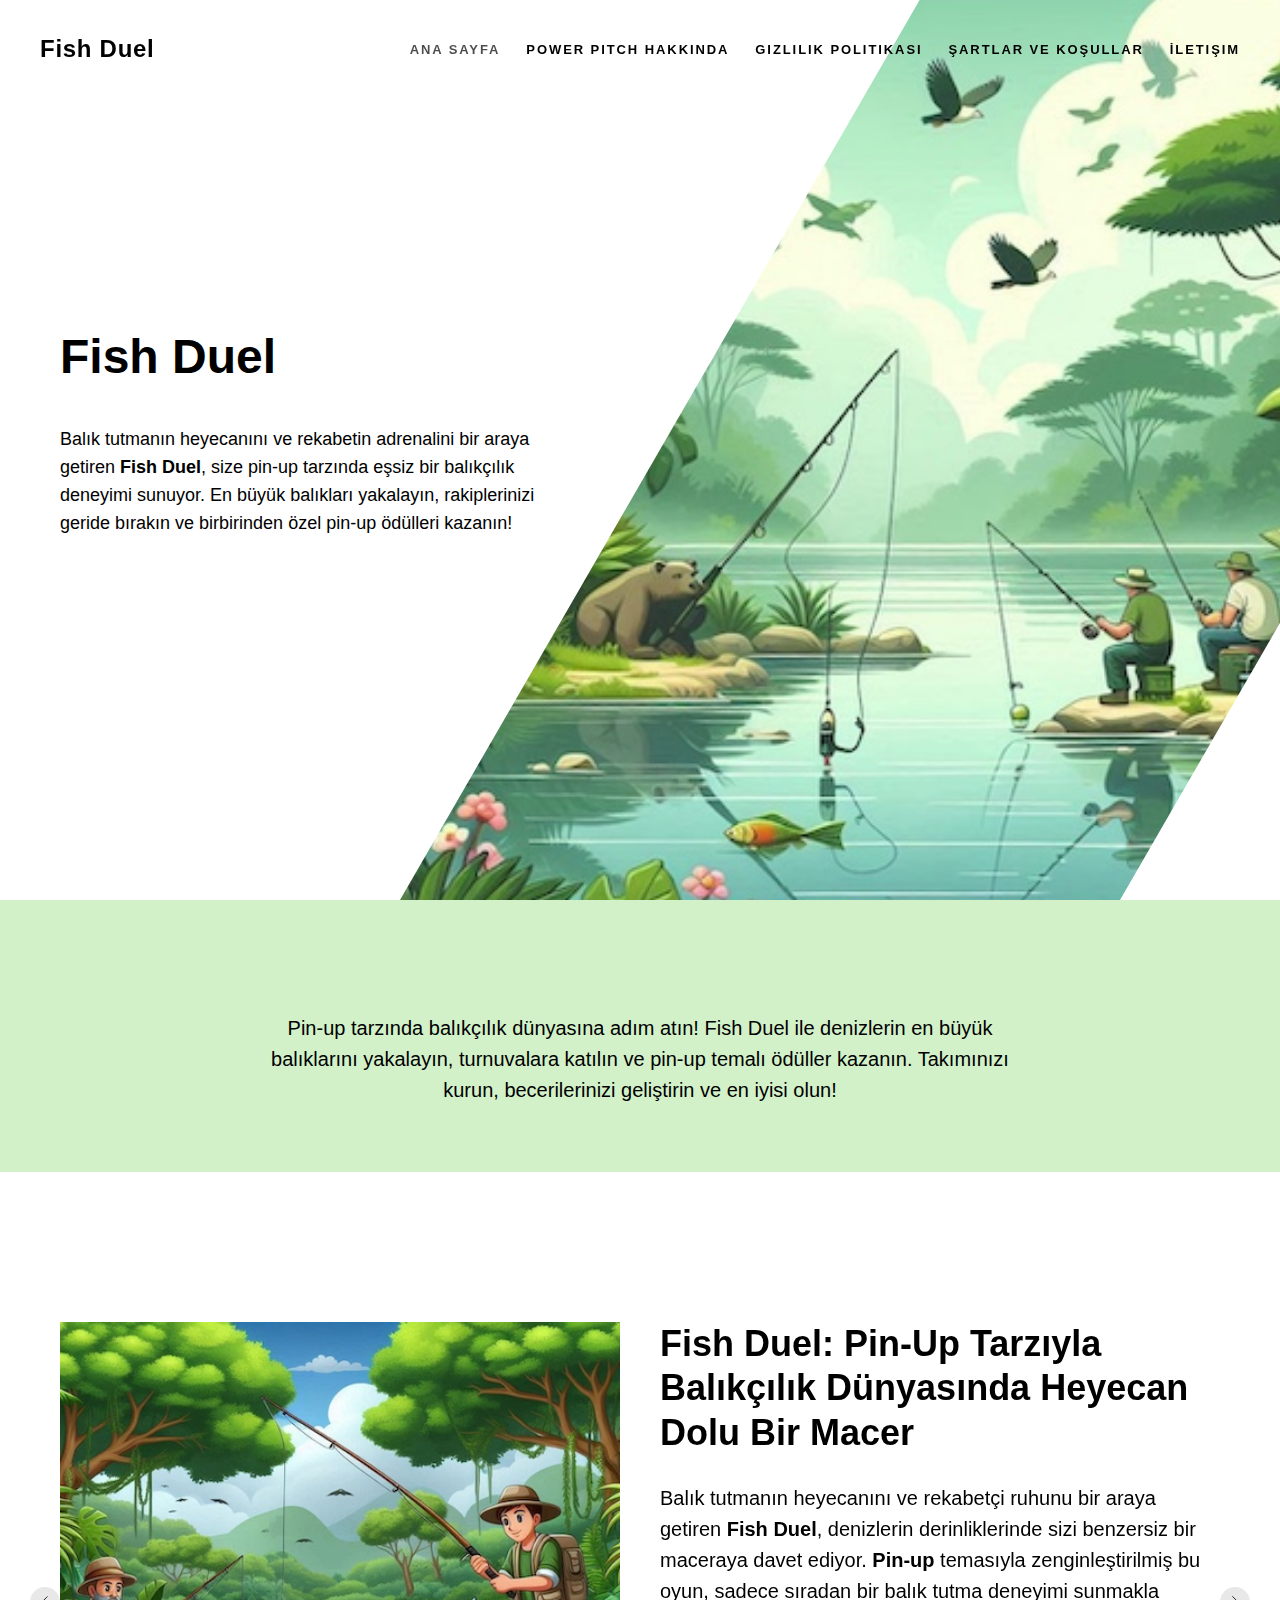
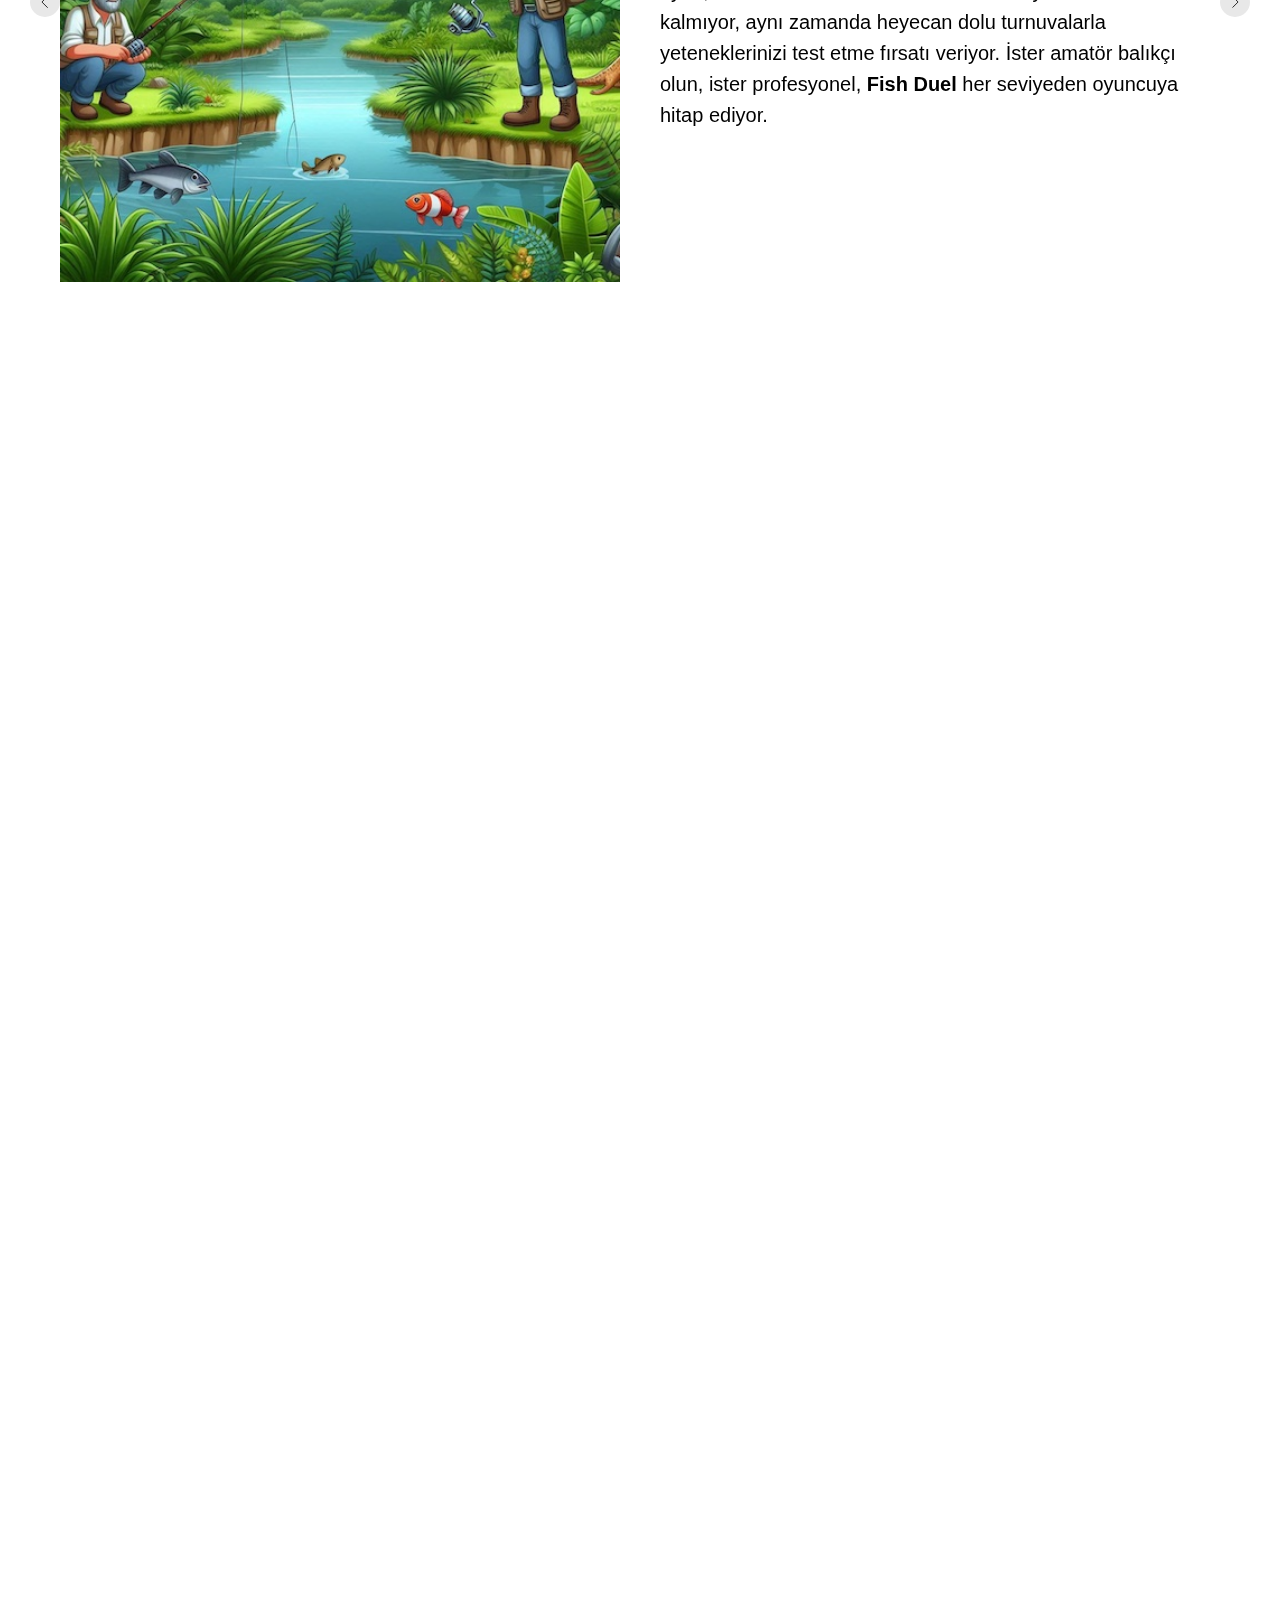
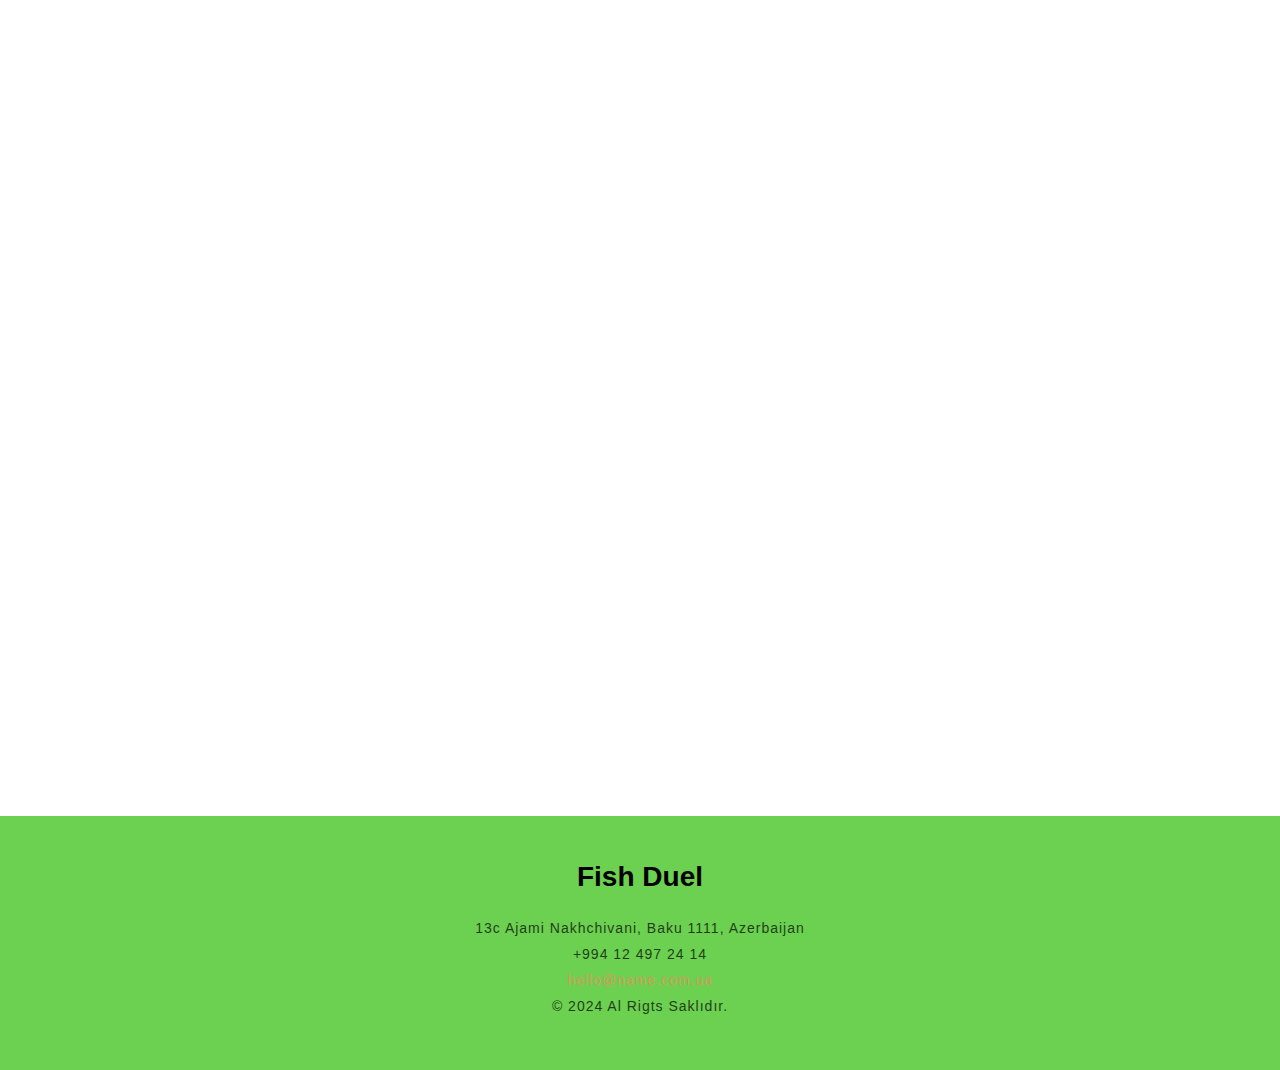
<file: index.html>
<!DOCTYPE html>
<html>
<head>
    <meta charset="utf-8"/>
    <meta http-equiv="Content-Type" content="text/html; charset=utf-8"/>
    <meta name="viewport" content="width=device-width, initial-scale=1.0"/> <!--metatextblock--> <title>Fish Duel - En
    İyi Pin-Up Balık Tutma Deneyimi</title>
    <meta name="description"
          content="Balık tutmanın heyecanını ve rekabetin adrenalini bir araya getiren Fish Duel, size pin-up tarzında eşsiz bir balıkçılık deneyimi sunuyor. "/>
    <meta property="og:url" content="page56588405.html"/>
    <meta property="og:title" content="Fish Duel - En İyi Pin-Up Balık Tutma Deneyimi"/>
    <meta property="og:description"
          content="Balık tutmanın heyecanını ve rekabetin adrenalini bir araya getiren Fish Duel, size pin-up tarzında eşsiz bir balıkçılık deneyimi sunuyor. "/>
    <meta property="og:type" content="website"/>
    <meta property="og:image" content="images/tild6339-6563-4937-b735-326430343964___19.png"/>
    <link rel="canonical" href="index.html"> <!--/metatextblock-->
    <meta name="format-detection" content="telephone=no"/>
    <meta http-equiv="x-dns-prefetch-control" content="on">
    <link rel="dns-prefetch" href="https://ws.tildacdn.com">
    <link rel="apple-touch-icon" sizes="180x180" href="favicon/apple-touch-icon.png">
    <link rel="icon" type="image/png" sizes="32x32" href="favicon/favicon-48x48.png">
    <link rel="manifest" href="favicon/site.webmanifest"> <!-- Assets -->
    <link rel="preload" href="images/tild6437-3933-4263-b964-343935623131__designer_12.jpeg" as="image">
    <script src="https://neo.tildacdn.com/js/tilda-fallback-1.0.min.js" async charset="utf-8"></script>
    <link rel="stylesheet" href="css/tilda-grid-3.0.min.css" type="text/css" media="all" onerror="this.loaderr='y';"/>
    <link rel="stylesheet" href="css/tilda-blocks-page56588405.min.css?t=1729255779" type="text/css" media="all"
          onerror="this.loaderr='y';"/>
    <link rel="stylesheet" href="css/tilda-slds-1.4.min.css" type="text/css" media="print" onload="this.media='all';"
          onerror="this.loaderr='y';"/>
    <noscript>
        <link rel="stylesheet" href="css/tilda-slds-1.4.min.css" type="text/css" media="all"/>
    </noscript>
    <link rel="stylesheet" href="css/fonts-tildasans.css" type="text/css" media="all" onerror="this.loaderr='y';"/>
    <script nomodule src="js/tilda-polyfill-1.0.min.js" charset="utf-8"></script>
    <script type="text/javascript">function t_onReady(func) {
        if (document.readyState != 'loading') {
            func();
        } else {
            document.addEventListener('DOMContentLoaded', func);
        }
    }

    function t_onFuncLoad(funcName, okFunc, time) {
        if (typeof window[funcName] === 'function') {
            okFunc();
        } else {
            setTimeout(function () {
                t_onFuncLoad(funcName, okFunc, time);
            }, (time || 100));
        }
    }</script>
    <script src="js/tilda-scripts-3.0.min.js" charset="utf-8" defer onerror="this.loaderr='y';"></script>
    <script src="js/tilda-blocks-page56588405.min.js?t=1729255779" charset="utf-8" async
            onerror="this.loaderr='y';"></script>
    <script src="js/lazyload-1.3.min.export.js" charset="utf-8" async onerror="this.loaderr='y';"></script>
    <script src="js/tilda-menu-1.0.min.js" charset="utf-8" async onerror="this.loaderr='y';"></script>
    <script src="js/tilda-slds-1.4.min.js" charset="utf-8" async onerror="this.loaderr='y';"></script>
    <script src="js/hammer.min.js" charset="utf-8" async onerror="this.loaderr='y';"></script>
    <script src="js/tilda-skiplink-1.0.min.js" charset="utf-8" async onerror="this.loaderr='y';"></script>
    <script src="js/tilda-events-1.0.min.js" charset="utf-8" async onerror="this.loaderr='y';"></script>
    <script type="text/javascript">window.dataLayer = window.dataLayer || [];</script>
    <script type="text/javascript">(function () {
        if ((/bot|google|yandex|baidu|bing|msn|duckduckbot|teoma|slurp|crawler|spider|robot|crawling|facebook/i.test(navigator.userAgent)) === false && typeof (sessionStorage) != 'undefined' && sessionStorage.getItem('visited') !== 'y' && document.visibilityState) {
            var style = document.createElement('style');
            style.type = 'text/css';
            style.innerHTML = '@media screen and (min-width: 980px) {.t-records {opacity: 0;}.t-records_animated {-webkit-transition: opacity ease-in-out .2s;-moz-transition: opacity ease-in-out .2s;-o-transition: opacity ease-in-out .2s;transition: opacity ease-in-out .2s;}.t-records.t-records_visible {opacity: 1;}}';
            document.getElementsByTagName('head')[0].appendChild(style);

            function t_setvisRecs() {
                var alr = document.querySelectorAll('.t-records');
                Array.prototype.forEach.call(alr, function (el) {
                    el.classList.add("t-records_animated");
                });
                setTimeout(function () {
                    Array.prototype.forEach.call(alr, function (el) {
                        el.classList.add("t-records_visible");
                    });
                    sessionStorage.setItem("visited", "y");
                }, 400);
            }

            document.addEventListener('DOMContentLoaded', t_setvisRecs);
        }
    })();</script>
</head>
<body class="t-body" style="margin:0;"> <!--allrecords-->
<div id="allrecords" data-tilda-export="yes" class="t-records" data-hook="blocks-collection-content-node"
     data-tilda-project-id="10777917" data-tilda-page-id="56588405"
     data-tilda-formskey="45872d6e7fbe66a2de443c7210777917" data-tilda-cookie="no" data-tilda-lazy="yes"
     data-tilda-root-zone="one">
    <div id="rec812266034" class="r t-rec" style=" " data-animationappear="off" data-record-type="230">
        <div id="nav812266034" class="t199__header t199__js__header " style="" data-menu="yes">
            <div class="t199__holder"><a class="t199__logo" href="index.html" style="">
                <div class="t199__logo-text t-title" field="title" style="">Fish Duel</div>
                <div class="t199__logo-text-mobile t-title" field="title" style="">Fish Duel</div>
            </a> <a class="t199__mmenu-toggler t199__js__menu-toggler" href="#">
                <button type="button" class="t-menuburger t-menuburger_first " aria-label="Навигационное меню"
                        aria-expanded="false"><span style="background-color:#fff;"></span> <span
                        style="background-color:#fff;"></span> <span style="background-color:#fff;"></span> <span
                        style="background-color:#fff;"></span></button>
                <script>function t_menuburger_init(recid) {
                    var rec = document.querySelector('#rec' + recid);
                    if (!rec) return;
                    var burger = rec.querySelector('.t-menuburger');
                    if (!burger) return;
                    var isSecondStyle = burger.classList.contains('t-menuburger_second');
                    if (isSecondStyle && !window.isMobile && !('ontouchend' in document)) {
                        burger.addEventListener('mouseenter', function () {
                            if (burger.classList.contains('t-menuburger-opened')) return;
                            burger.classList.remove('t-menuburger-unhovered');
                            burger.classList.add('t-menuburger-hovered');
                        });
                        burger.addEventListener('mouseleave', function () {
                            if (burger.classList.contains('t-menuburger-opened')) return;
                            burger.classList.remove('t-menuburger-hovered');
                            burger.classList.add('t-menuburger-unhovered');
                            setTimeout(function () {
                                burger.classList.remove('t-menuburger-unhovered');
                            }, 300);
                        });
                    }
                    burger.addEventListener('click', function () {
                        if (!burger.closest('.tmenu-mobile') && !burger.closest('.t450__burger_container') && !burger.closest('.t466__container') && !burger.closest('.t204__burger') && !burger.closest('.t199__js__menu-toggler')) {
                            burger.classList.toggle('t-menuburger-opened');
                            burger.classList.remove('t-menuburger-unhovered');
                        }
                    });
                    var menu = rec.querySelector('[data-menu="yes"]');
                    if (!menu) return;
                    var menuLinks = menu.querySelectorAll('.t-menu__link-item');
                    var submenuClassList = ['t978__menu-link_hook', 't978__tm-link', 't966__tm-link', 't794__tm-link', 't-menusub__target-link'];
                    Array.prototype.forEach.call(menuLinks, function (link) {
                        link.addEventListener('click', function () {
                            var isSubmenuHook = submenuClassList.some(function (submenuClass) {
                                return link.classList.contains(submenuClass);
                            });
                            if (isSubmenuHook) return;
                            burger.classList.remove('t-menuburger-opened');
                        });
                    });
                    menu.addEventListener('clickedAnchorInTooltipMenu', function () {
                        burger.classList.remove('t-menuburger-opened');
                    });
                }

                t_onReady(function () {
                    t_onFuncLoad('t_menuburger_init', function () {
                        t_menuburger_init('812266034');
                    });
                });</script>
                <style>.t-menuburger {
                  position: relative;
                  flex-shrink: 0;
                  width: 28px;
                  height: 20px;
                  padding: 0;
                  border: none;
                  background-color: transparent;
                  outline: none;
                  -webkit-transform: rotate(0deg);
                  transform: rotate(0deg);
                  transition: transform .5s ease-in-out;
                  cursor: pointer;
                  z-index: 999;
                }

                .t-menuburger span {
                  display: block;
                  position: absolute;
                  width: 100%;
                  opacity: 1;
                  left: 0;
                  -webkit-transform: rotate(0deg);
                  transform: rotate(0deg);
                  transition: .25s ease-in-out;
                  height: 3px;
                  background-color: #000;
                }

                .t-menuburger span:nth-child(1) {
                  top: 0px;
                }

                .t-menuburger span:nth-child(2), .t-menuburger span:nth-child(3) {
                  top: 8px;
                }

                .t-menuburger span:nth-child(4) {
                  top: 16px;
                }

                .t-menuburger__big {
                  width: 42px;
                  height: 32px;
                }

                .t-menuburger__big span {
                  height: 5px;
                }

                .t-menuburger__big span:nth-child(2), .t-menuburger__big span:nth-child(3) {
                  top: 13px;
                }

                .t-menuburger__big span:nth-child(4) {
                  top: 26px;
                }

                .t-menuburger__small {
                  width: 22px;
                  height: 14px;
                }

                .t-menuburger__small span {
                  height: 2px;
                }

                .t-menuburger__small span:nth-child(2), .t-menuburger__small span:nth-child(3) {
                  top: 6px;
                }

                .t-menuburger__small span:nth-child(4) {
                  top: 12px;
                }

                .t-menuburger-opened span:nth-child(1) {
                  top: 8px;
                  width: 0%;
                  left: 50%;
                }

                .t-menuburger-opened span:nth-child(2) {
                  -webkit-transform: rotate(45deg);
                  transform: rotate(45deg);
                }

                .t-menuburger-opened span:nth-child(3) {
                  -webkit-transform: rotate(-45deg);
                  transform: rotate(-45deg);
                }

                .t-menuburger-opened span:nth-child(4) {
                  top: 8px;
                  width: 0%;
                  left: 50%;
                }

                .t-menuburger-opened.t-menuburger__big span:nth-child(1) {
                  top: 6px;
                }

                .t-menuburger-opened.t-menuburger__big span:nth-child(4) {
                  top: 18px;
                }

                .t-menuburger-opened.t-menuburger__small span:nth-child(1), .t-menuburger-opened.t-menuburger__small span:nth-child(4) {
                  top: 6px;
                }

                @media (hover),(min-width: 0\0
                ) {
                  .t-menuburger_first:hover span:nth-child(1) {
                    transform: translateY(1px);
                  }

                  .t-menuburger_first:hover span:nth-child(4) {
                    transform: translateY(-1px);
                  }

                  .t-menuburger_first.t-menuburger__big:hover span:nth-child(1) {
                    transform: translateY(3px);
                  }

                  .t-menuburger_first.t-menuburger__big:hover span:nth-child(4) {
                    transform: translateY(-3px);
                  }
                }

                .t-menuburger_second span:nth-child(2), .t-menuburger_second span:nth-child(3) {
                  width: 80%;
                  left: 20%;
                  right: 0;
                }

                @media (hover),(min-width: 0\0
                ) {
                  .t-menuburger_second.t-menuburger-hovered span:nth-child(2), .t-menuburger_second.t-menuburger-hovered span:nth-child(3) {
                    animation: t-menuburger-anim 0.3s ease-out normal forwards;
                  }

                  .t-menuburger_second.t-menuburger-unhovered span:nth-child(2), .t-menuburger_second.t-menuburger-unhovered span:nth-child(3) {
                    animation: t-menuburger-anim2 0.3s ease-out normal forwards;
                  }
                }

                .t-menuburger_second.t-menuburger-opened span:nth-child(2), .t-menuburger_second.t-menuburger-opened span:nth-child(3) {
                  left: 0;
                  right: 0;
                  width: 100% !important;
                }

                .t-menuburger_third span:nth-child(4) {
                  width: 70%;
                  left: unset;
                  right: 0;
                }

                @media (hover),(min-width: 0\0
                ) {
                  .t-menuburger_third:not(.t-menuburger-opened):hover span:nth-child(4) {
                    width: 100%;
                  }
                }

                .t-menuburger_third.t-menuburger-opened span:nth-child(4) {
                  width: 0 !important;
                  right: 50%;
                }

                .t-menuburger_fourth {
                  height: 12px;
                }

                .t-menuburger_fourth.t-menuburger__small {
                  height: 8px;
                }

                .t-menuburger_fourth.t-menuburger__big {
                  height: 18px;
                }

                .t-menuburger_fourth span:nth-child(2), .t-menuburger_fourth span:nth-child(3) {
                  top: 4px;
                  opacity: 0;
                }

                .t-menuburger_fourth span:nth-child(4) {
                  top: 8px;
                }

                .t-menuburger_fourth.t-menuburger__small span:nth-child(2), .t-menuburger_fourth.t-menuburger__small span:nth-child(3) {
                  top: 3px;
                }

                .t-menuburger_fourth.t-menuburger__small span:nth-child(4) {
                  top: 6px;
                }

                .t-menuburger_fourth.t-menuburger__small span:nth-child(2), .t-menuburger_fourth.t-menuburger__small span:nth-child(3) {
                  top: 3px;
                }

                .t-menuburger_fourth.t-menuburger__small span:nth-child(4) {
                  top: 6px;
                }

                .t-menuburger_fourth.t-menuburger__big span:nth-child(2), .t-menuburger_fourth.t-menuburger__big span:nth-child(3) {
                  top: 6px;
                }

                .t-menuburger_fourth.t-menuburger__big span:nth-child(4) {
                  top: 12px;
                }

                @media (hover),(min-width: 0\0
                ) {
                  .t-menuburger_fourth:not(.t-menuburger-opened):hover span:nth-child(1) {
                    transform: translateY(1px);
                  }

                  .t-menuburger_fourth:not(.t-menuburger-opened):hover span:nth-child(4) {
                    transform: translateY(-1px);
                  }

                  .t-menuburger_fourth.t-menuburger__big:not(.t-menuburger-opened):hover span:nth-child(1) {
                    transform: translateY(3px);
                  }

                  .t-menuburger_fourth.t-menuburger__big:not(.t-menuburger-opened):hover span:nth-child(4) {
                    transform: translateY(-3px);
                  }
                }

                .t-menuburger_fourth.t-menuburger-opened span:nth-child(1), .t-menuburger_fourth.t-menuburger-opened span:nth-child(4) {
                  top: 4px;
                }

                .t-menuburger_fourth.t-menuburger-opened span:nth-child(2), .t-menuburger_fourth.t-menuburger-opened span:nth-child(3) {
                  opacity: 1;
                }

                @keyframes t-menuburger-anim {
                  0% {
                    width: 80%;
                    left: 20%;
                    right: 0;
                  }
                  50% {
                    width: 100%;
                    left: 0;
                    right: 0;
                  }
                  100% {
                    width: 80%;
                    left: 0;
                    right: 20%;
                  }
                }

                @keyframes t-menuburger-anim2 {
                  0% {
                    width: 80%;
                    left: 0;
                  }
                  50% {
                    width: 100%;
                    right: 0;
                    left: 0;
                  }
                  100% {
                    width: 80%;
                    left: 20%;
                    right: 0;
                  }
                }</style>
            </a>
                <div class="t199__mmenu t199__js__menu">
                    <nav class="t199__menu">
                        <ul role="list" class="t199__menu-items t-menu__list">
                            <li class="t199__menu-item-wrap"><a class="t199__menu-item t-title t-menu__link-item"
                                                                href="index.html" data-menu-submenu-hook="">Ana Sayfa</a></li>
                            <li class="t199__menu-item-wrap"><a class="t199__menu-item t-title t-menu__link-item"
                                                                href="#about" data-menu-submenu-hook="">Power Pitch
                                Hakkında</a></li>
                            <li class="t199__menu-item-wrap"><a class="t199__menu-item t-title t-menu__link-item"
                                                                href="policy.html" data-menu-submenu-hook="">Gizlilik
                                Politikası</a></li>
                            <li class="t199__menu-item-wrap"><a class="t199__menu-item t-title t-menu__link-item"
                                                                href="terms.html" data-menu-submenu-hook="">Şartlar ve
                                koşullar</a></li>
                            <li class="t199__menu-item-wrap"><a class="t199__menu-item t-title t-menu__link-item"
                                                                href="#contact" data-menu-submenu-hook="">İletişim</a></li>
                        </ul>
                    </nav>
                </div>
            </div>
        </div>
        <script>t_onReady(function () {
            t_onFuncLoad('t199_showMenu', function () {
                t199_showMenu('812266034');
            });
            t_onFuncLoad('t199_positionHeader', function () {
                t199_positionHeader('812266034');
            });
            t_onFuncLoad('t_menu__interactFromKeyboard', function () {
                t_menu__interactFromKeyboard('812266034');
            });
            t_onFuncLoad('t_menu__highlightActiveLinks', function () {
                t_menu__highlightActiveLinks(".t199__menu-item");
            });
            t_onFuncLoad('t_menu__findAnchorLinks', function () {
                t_menu__findAnchorLinks('812266034', '.t199__menu-item');
            });
        });</script>
        <style>@media screen and (max-width: 1024px) {
        }</style>
        <style>#rec812266034 .t-menu__link-item {
        }

        @supports (overflow:-webkit-marquee) and (justify-content:inherit) {
          #rec812266034 .t-menu__link-item, #rec812266034 .t-menu__link-item.t-active {
            opacity: 1 !important;
          }
        }</style>
    </div>
    <div id="rec812280394" class="r t-rec" style=" " data-animationappear="off" data-record-type="941"> <!-- t941 -->
        <div class="t941">
            <div class="t941__wrapper t-container" style="height:100vh">
                <div class="t941__content t-col">
                    <div class="t941__textwrapper">
                        <div class="t941__title t-title t-title_sm " field="title">Fish Duel</div>
                        <div class="t941__descr t-descr t-descr_sm " field="descr">Balık tutmanın heyecanını ve
                            rekabetin adrenalini bir araya getiren <strong>Fish Duel</strong>, size pin-up tarzında
                            eşsiz bir balıkçılık deneyimi sunuyor. En büyük balıkları yakalayın, rakiplerinizi geride
                            bırakın ve birbirinden özel pin-up ödülleri kazanın!
                        </div>
                    </div>
                </div>
                <div class="t941__cover-wrap">
                    <div class="t941__cover t-bgimg"
                         data-original="images/tild6437-3933-4263-b964-343935623131__designer_12.jpeg" bgimgfield="img"
                         style="background-image: url('images/tild6437-3933-4263-b964-343935623131__-__resizeb__20x__designer_12.jpeg');"
                         itemscope itemtype="http://schema.org/ImageObject">
                        <meta itemprop="image" content="images/tild6437-3933-4263-b964-343935623131__designer_12.jpeg">
                    </div>
                </div>
            </div>
        </div>
    </div>
    <div id="rec812270765" class="r t-rec t-rec_pt_105 t-rec_pb_60"
         style="padding-top:105px;padding-bottom:60px;background-color:#d2f1c9; " data-record-type="106"
         data-bg-color="#d2f1c9"> <!-- T004 -->
        <div class="t004" id="about">
            <div class="t-container t-align_center">
                <div class="t-col t-col_8 t-prefix_2">
                    <div field="text" class="t-text t-text_md ">Pin-up tarzında balıkçılık dünyasına adım atın! Fish
                        Duel ile denizlerin en büyük balıklarını yakalayın, turnuvalara katılın ve pin-up temalı ödüller
                        kazanın. Takımınızı kurun, becerilerinizi geliştirin ve en iyisi olun!
                    </div>
                </div>
            </div>
        </div>
    </div>
    <div id="rec812272349" class="r t-rec t-rec_pt_150 t-rec_pb_150" style="padding-top:150px;padding-bottom:150px; "
         data-record-type="801"> <!-- T801 -->
        <div class="t801 t801__witharrows">
            <div class="t-slds" style="visibility: hidden;" aria-roledescription="carousel" aria-label="Слайдер">
                <div class="t-slds__main t-container">
                    <ul role="list" class="t-slds__arrow_container">
                        <li class="t-slds__arrow_wrapper t-slds__arrow_wrapper-left" data-slide-direction="left">
                            <button type="button" class="t-slds__arrow t-slds__arrow-left t-slds__arrow-withbg"
                                    aria-controls="carousel_812272349" aria-disabled="false"
                                    aria-label="Предыдущий слайд"
                                    style="width: 30px; height: 30px;background-color: rgba(232,232,232,1);">
                                <div class="t-slds__arrow_body t-slds__arrow_body-left" style="width: 7px;">
                                    <svg role="presentation" focusable="false" style="display: block"
                                         viewBox="0 0 7.3 13" xmlns="http://www.w3.org/2000/svg"
                                         xmlns:xlink="http://www.w3.org/1999/xlink">
                                        <polyline
                                                fill="none" stroke="#222222"
                                                stroke-linejoin="butt" stroke-linecap="butt"
                                                stroke-width="1" points="0.5,0.5 6.5,6.5 0.5,12.5"/>
                                    </svg>
                                </div>
                            </button>
                        </li>
                        <li class="t-slds__arrow_wrapper t-slds__arrow_wrapper-right" data-slide-direction="right">
                            <button type="button" class="t-slds__arrow t-slds__arrow-right t-slds__arrow-withbg"
                                    aria-controls="carousel_812272349" aria-disabled="false"
                                    aria-label="Следующий слайд"
                                    style="width: 30px; height: 30px;background-color: rgba(232,232,232,1);">
                                <div class="t-slds__arrow_body t-slds__arrow_body-right" style="width: 7px;">
                                    <svg role="presentation" focusable="false" style="display: block"
                                         viewBox="0 0 7.3 13" xmlns="http://www.w3.org/2000/svg"
                                         xmlns:xlink="http://www.w3.org/1999/xlink">
                                        <polyline
                                                fill="none" stroke="#222222"
                                                stroke-linejoin="butt" stroke-linecap="butt"
                                                stroke-width="1" points="0.5,0.5 6.5,6.5 0.5,12.5"/>
                                    </svg>
                                </div>
                            </button>
                        </li>
                    </ul>
                    <div class="t-slds__container">
                        <div class="t-slds__items-wrapper t-slds_animated-none" id="carousel_812272349"
                             data-slider-transition="300" data-slider-with-cycle="true"
                             data-slider-correct-height="true" data-auto-correct-mobile-width="false"
                             aria-roledescription="carousel" aria-live="off">
                            <div class="t-slds__item t-slds__item_active" data-slide-index="1" role="group"
                                 aria-roledescription="slide" aria-hidden="false" aria-label="1 из 2">
                                <div class="t-container">
                                    <div class="t-col t-col_6 t801__centeredsection" itemscope
                                         itemtype="http://schema.org/ImageObject"><img class="t-slds__img t-img"
                                                                                       src="images/tild3530-3961-4536-b337-616138396231__-__empty__designer_11.jpeg"
                                                                                       data-original="images/tild3530-3961-4536-b337-616138396231__designer_11.jpeg"
                                                                                       alt="Fish Duel: Pin-Up Tarzıyla Balıkçılık Dünyasında Heyecan Dolu Bir Macer">
                                    </div>
                                    <div class="t-col t-col_6 ">
                                        <div class="t801__title t-title t-title_xxs" field="li_title__6715426411710">
                                            Fish Duel: Pin-Up Tarzıyla Balıkçılık Dünyasında Heyecan Dolu Bir Macer
                                        </div>
                                        <div class="t-text t-text_md" field="li_text__6715426411710">Balık tutmanın
                                            heyecanını ve rekabetçi ruhunu bir araya getiren <strong>Fish Duel</strong>,
                                            denizlerin derinliklerinde sizi benzersiz bir maceraya davet ediyor.
                                            <strong>Pin-up</strong> temasıyla zenginleştirilmiş bu oyun, sadece sıradan
                                            bir balık tutma deneyimi sunmakla kalmıyor, aynı zamanda heyecan dolu
                                            turnuvalarla yeteneklerinizi test etme fırsatı veriyor. İster amatör balıkçı
                                            olun, ister profesyonel, <strong>Fish Duel</strong> her seviyeden oyuncuya
                                            hitap ediyor.
                                        </div>
                                    </div>
                                </div>
                            </div>
                            <div class="t-slds__item" data-slide-index="2" role="group" aria-roledescription="slide"
                                 aria-hidden="true" aria-label="2 из 2">
                                <div class="t-container">
                                    <div class="t-col t-col_6 t801__centeredsection" itemscope
                                         itemtype="http://schema.org/ImageObject"><img class="t-slds__img t-img"
                                                                                       src="images/tild3030-3434-4465-b665-303965653737__-__empty__designer_9.jpeg"
                                                                                       data-original="images/tild3030-3434-4465-b665-303965653737__designer_9.jpeg"
                                                                                       alt="Pin-Up Tarzıyla Büyük Balıkların Peşinde">
                                    </div>
                                    <div class="t-col t-col_6 ">
                                        <div class="t801__title t-title t-title_xxs" field="li_title__6715426411711">
                                            Pin-Up Tarzıyla Büyük Balıkların Peşinde
                                        </div>
                                        <div class="t-text t-text_md" field="li_text__6715426411711">Fish Duel,
                                            oyunculara <strong>pin-up</strong> temasını balıkçılık dünyasında yaşama
                                            fırsatı sunuyor. Kendi balıkçılık ekipmanlarınızı seçin, denizlerin
                                            derinliklerine dalın ve en büyük balığı yakalamak için mücadele edin.
                                            <strong>Pin-up</strong> tarzında tasarlanmış benzersiz ödüller ve bonuslarla
                                            balıkçılık heyecanını zirveye çıkarın. Bu oyun, yalnızca balık tutma
                                            becerilerinizi geliştirmekle kalmaz, aynı zamanda stratejik düşünme ve sabır
                                            gerektiren gerçek bir deneyim sunar.<br/>Denizlerde en iyisi olmak için en
                                            büyük balıkları yakalayın, turnuvalara katılın ve <strong>pin-up</strong>
                                            temalı ödüller kazanarak adınızı liderlik tablolarına yazdırın!
                                        </div>
                                    </div>
                                </div>
                            </div>
                        </div>
                    </div>
                </div>
            </div>
            <script>t_onReady(function () {
                t_onFuncLoad('t_sldsInit', function () {
                    t_sldsInit('812272349', {});
                });
            });</script>
            <style>#rec812272349 .t-slds__bullet_active .t-slds__bullet_body {
              background-color: #222 !important;
            }

            #rec812272349 .t-slds__bullet:hover .t-slds__bullet_body {
              background-color: #222 !important;
            }</style>
        </div>
        <script>var wrapperBlock = document.querySelector('#rec812272349 .t801');
        if (wrapperBlock) {
            wrapperBlock.addEventListener('displayChanged', function () {
                t_onFuncLoad('t_slds_updateSlider', function () {
                    t_slds_updateSlider('812272349');
                });
                t_onFuncLoad('t_slds_positionArrows', function () {
                    t_slds_positionArrows('812272349');
                });
            });
        }</script>
    </div>
    <div id="rec812274960" class="r t-rec t-rec_pt_90 t-rec_pb_90" style="padding-top:90px;padding-bottom:90px; "
         data-record-type="248"> <!-- T220 -->
        <div class="t220">
            <div class="t-container ">
                <div class="t-col t-col_8 t-prefix_2">
                    <div class="t220__textwrapper" style="background-color:#d2f1c9;">
                        <div style="">
                            <div class="t220__title t-heading t-heading_sm" field="title">Pin-Up Tarzında Balıkçılık
                                Ekipmanları
                            </div>
                            <div field="text" class="t220__text t-text t-text_md "><strong>Fish Duel</strong>,
                                oyunculara geniş bir ekipman yelpazesi sunar ve bu ekipmanların birçoğu pin-up temasına
                                uygun olarak tasarlanmıştır. Balıkçılık oltalarınızı, makaralarınızı ve yemlerinizi
                                seçerken hem görsel hem de işlevsel olarak en iyisini tercih edin. Pin-up tarzındaki
                                özel ekipmanlar, yalnızca estetik açıdan değil, aynı zamanda performans açısından da
                                size avantaj sağlar.<br/>Her bir balıkçılık ekipmanı, denizlerdeki maceranızda size
                                büyük faydalar sağlayacak. Ekipmanlarınızı akıllıca seçin, stratejinizi belirleyin ve en
                                büyük balığı yakalamak için yola koyulun!
                            </div>
                        </div>
                    </div>
                </div>
            </div>
        </div>
    </div>
    <div id="rec812272788" class="r t-rec t-rec_pt_135 t-rec_pb_135" style="padding-top:135px;padding-bottom:135px; "
         data-record-type="180"> <!-- T165 -->
        <div class="t165">
            <div class="t-container">
                <div class="t165__col-top t-col t-col_6 t165__vmiddle t165__left">
                    <div class="t165__textwrapper">
                        <div class="t165__title t-heading t-heading_md" field="title">Pin-Up Konseptli Turnuvalar ve
                            Ödüller
                        </div>
                        <div class="t165__text t-text t-text_sm" field="text"><strong>Fish Duel</strong>, sadece
                            bireysel balıkçılık deneyimi sunmakla kalmaz, aynı zamanda pin-up tarzında düzenlenen
                            rekabetçi turnuvalarla oyunculara büyük ödüller kazanma fırsatı sunar. Turnuvalarda
                            rakiplerinize karşı mücadele edin, en büyük balıkları yakalayarak puanlar toplayın ve
                            liderlik tablosunda zirveye tırmanın. Her turnuva sonrası kazanacağınız pin-up temalı
                            ödüller, oyun içindeki ilerlemenizi hızlandırır ve size ekstra avantajlar sağlar.<br/>Bu
                            turnuvalarda başarıya ulaşmak için yalnızca büyük balıkları yakalamak yeterli değil, aynı
                            zamanda doğru stratejiyi uygulayarak rakiplerinizi geçmelisiniz. Pin-up konseptiyle
                            zenginleştirilen bu ödüller, sizi oyunun zirvesine taşıyacak!
                        </div>
                        <div class="t165__btn-container">
                            <div class="t165__btn-wrapper"><a href="#contact" target="" class="t-btn t-btn_md "
                                                              style="color:#ffffff;background-color:#000000;border-radius:30px; -moz-border-radius:30px; -webkit-border-radius:30px;"
                                                              data-buttonfieldset="button">
                                <table role="presentation" style="width:100%; height:100%;">
                                    <tr>
                                        <td data-field="buttontitle">Düzenlemek</td>
                                    </tr>
                                </table>
                            </a></div>
                        </div>
                    </div>
                </div>
                <div class="t-col t-col_6 t165__vmiddle t165__left"><img class="t165__img t-img"
                                                                         src="images/tild6530-3338-4166-a661-363233623061__-__empty__designer_10.jpeg"
                                                                         data-original="images/tild6530-3338-4166-a661-363233623061__designer_10.jpeg"
                                                                         imgfiled="img"
                                                                         alt=""></div>
            </div>
        </div>
    </div>
    <div id="rec812285374" class="r t-rec t-rec_pt_90 t-rec_pb_90" style="padding-top:90px;padding-bottom:90px; "
         data-record-type="248"> <!-- T220 -->
        <div class="t220">
            <div class="t-container ">
                <div class="t-col t-col_8 t-prefix_2">
                    <div class="t220__textwrapper" style="background-color:#f5f5f5;">
                        <div style="">
                            <div class="t220__title t-heading t-heading_sm" field="title">Pin-Up Dünyasında Büyük
                                Balıkları Yakalayın
                            </div>
                            <div field="text" class="t220__text t-text t-text_md ">Balık tutmanın heyecanı ve pin-up
                                tarzında sunulan avantajlar, Fish Duel’i benzersiz bir oyun deneyimi haline getiriyor.
                                Takımınızı kurun, denizlere açılın ve en büyük balıkları yakalayarak liderlik tablosunda
                                zirveye tırmanın. Her galibiyet sonrası kazanacağınız pin-up temalı ödüller ve bonuslar,
                                sizi daha da güçlü kılacak.<br/>Şimdi harekete geçin ve pin-up dünyasında balık tutma
                                maceranıza başlayın. Fish Duel ile denizlerin kahramanı olun!
                            </div>
                        </div>
                    </div>
                </div>
            </div>
        </div>
    </div>
    <div id="rec812271826" class="r t-rec t-rec_pt_45 t-rec_pb_45"
         style="padding-top:45px;padding-bottom:45px;background-color:#6cd051; " data-animationappear="off"
         data-record-type="144" data-bg-color="#6cd051"> <!-- T134 -->
        <div class="t134" id="contact">
            <div class="t-container">
                <div class="t-col t-col_10 t-prefix_1">
                    <div class="t134__logo t-title" field="title2">Fish Duel</div>
                    <div class="t134__descr" field="descr">13c Ajami Nakhchivani, Baku 1111, Azerbaijan<br/>+994 12 497
                        24 14<br/><a href="mailto:hello@name.com.ua">hello@name.com.ua</a><br/>© 2024 Al
                        Rigts Saklıdır.
                    </div>
                </div>
            </div>
        </div>
        <style>#rec812271826 .t134__title, #rec812271826 .t134__descr {
          color: #000000;
        }</style>
    </div>
</div> <!--/allrecords-->
<script type="text/javascript">
window.tildastatcookie = 'no';
setTimeout(function () {
    (function (d, w, k, o, g) {
        var n = d.getElementsByTagName(o)[0], s = d.createElement(o), f = function () {
            n.parentNode.insertBefore(s, n);
        };
        s.type = "text/javascript";
        s.async = true;
        s.key = k;
        s.id = "tildastatscript";
        s.src = g;
        if (w.opera == "[object Opera]") {
            d.addEventListener("DOMContentLoaded", f, false);
        } else {
            f();
        }
    })(document, window, 'b21c9813a8a53cde931e9dfa61f56bbd', 'script', 'js/tilda-stat-1.0.min.js');
}, 2000);</script>
</body>
<script type="application/ld+json">
    {
        "@context": "https://schema.org",
        "@type": "Organization",
        "name": "Fish Duel - En İyi Pin-Up Balık Tutma Deneyimi",
        "url": "",
        "logo": "/favicon/favicon.ico"
    }
</script>
<script type="application/ld+json">
    {
        "@context": "https://schema.org",
        "@type": "WPHeader",
        "headline": "Fish Duel - En İyi Pin-Up Balık Tutma Deneyimi",
        "description": "Balık tutmanın heyecanını ve rekabetin adrenalini bir araya getiren Fish Duel, size pin-up tarzında eşsiz bir balıkçılık deneyimi sunuyor.",
        "publisher": {
            "@type": "Organization",
            "name": "Fish Duel - En İyi Pin-Up Balık Tutma Deneyimi",
            "logo": {
                "@type": "ImageObject",
                "url": "/favicon/favicon.ico"
            }
        }
    }
</script>
<script type="application/ld+json">
    {
        "@context": "https://schema.org",
        "@type": "WebPage",
        "name": "Fish Duel - En İyi Pin-Up Balık Tutma Deneyimi",
        "description": "Balık tutmanın heyecanını ve rekabetin adrenalini bir araya getiren Fish Duel, size pin-up tarzında eşsiz bir balıkçılık deneyimi sunuyor.",
        "publisher": {
            "@type": "Organization",
            "name": "Fish Duel - En İyi Pin-Up Balık Tutma Deneyimi"
        },
        "license": "A license document that applies to this content, typically indicated by URL"
    }
</script>
<script type="application/ld+json">
    {
        "@context": "https://schema.org",
        "@type": "SiteNavigationElement",
        "name": "Main Navigation",
        "url": "",
        "hasPart": [
            {
                "@type": "WebPage",
                "name": "Home",
                "url": ""
            },
            {
                "@type": "WebPage",
                "name": "Policy",
                "url": "/policy.html"
            },
            {
                "@type": "WebPage",
                "name": "Terms of Conditions",
                "url": "/terms.html"
            }
        ]
    }
</script>
</html>
</file>
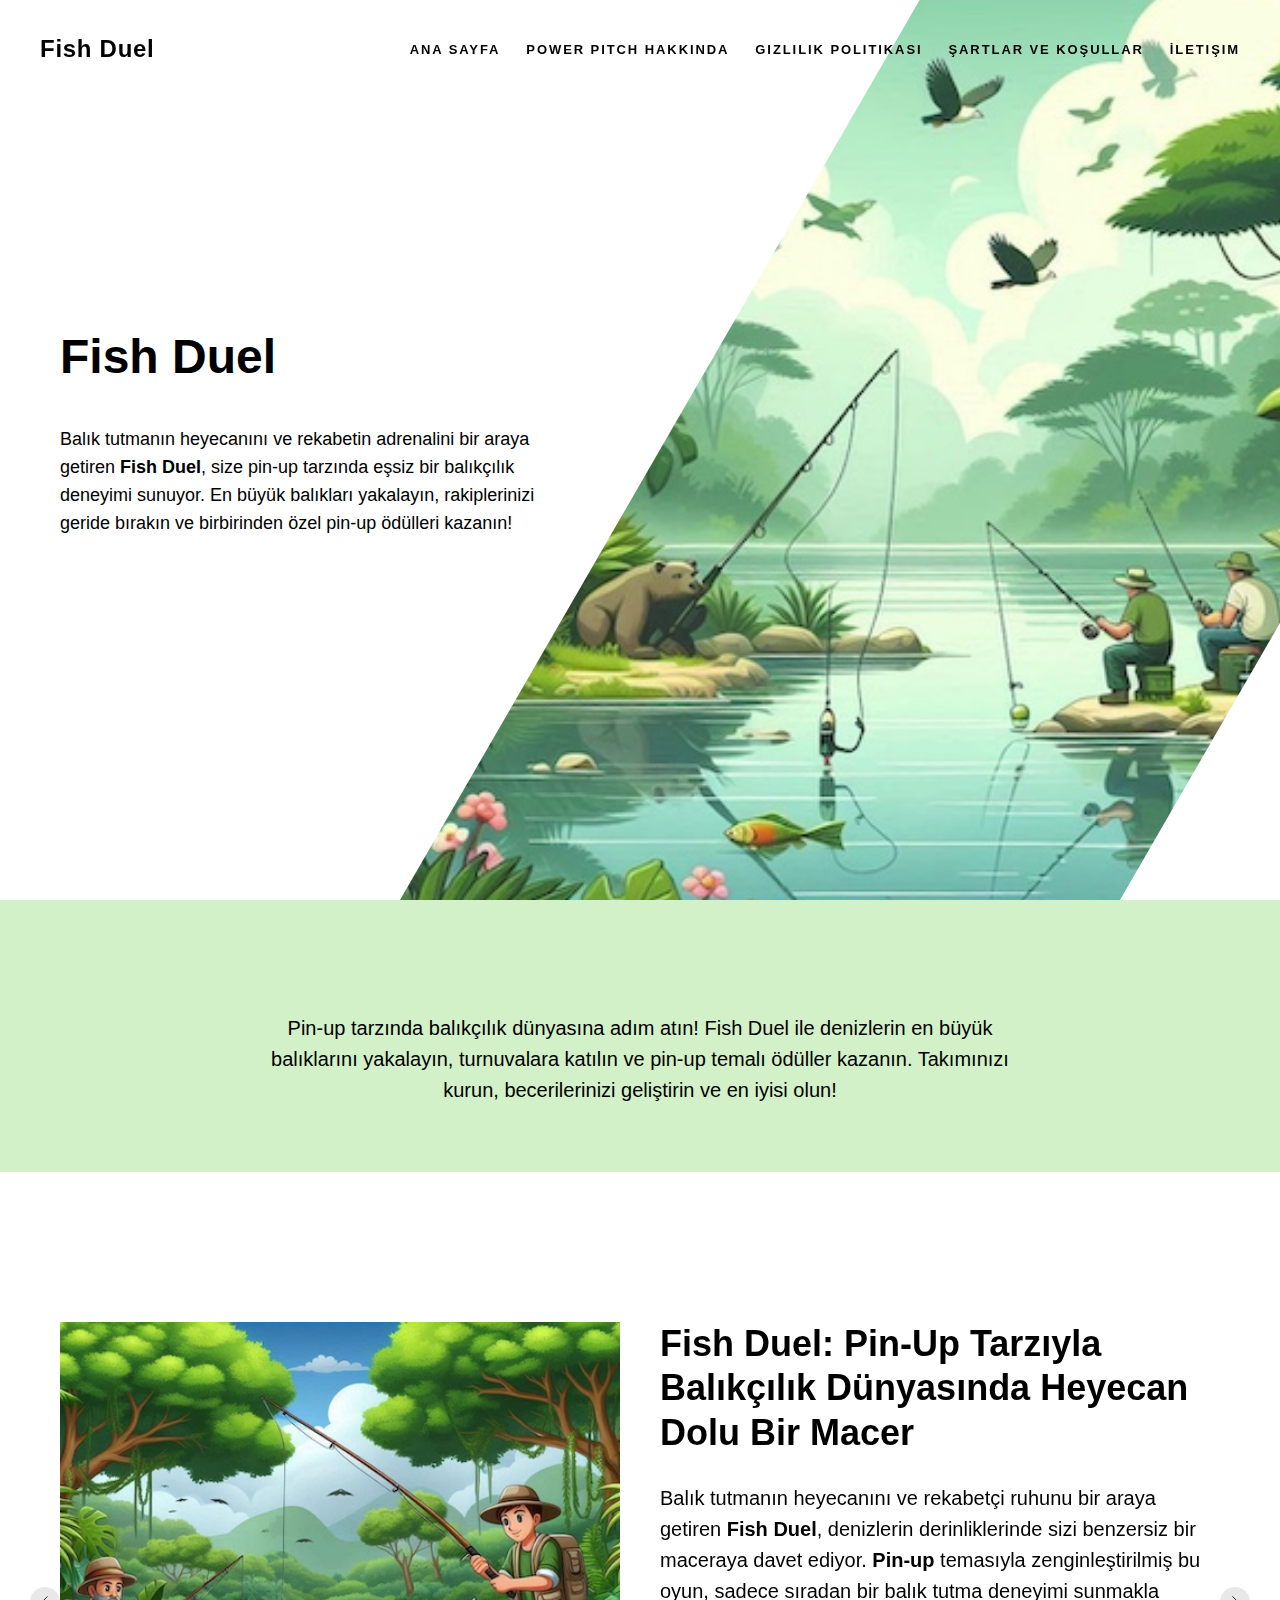
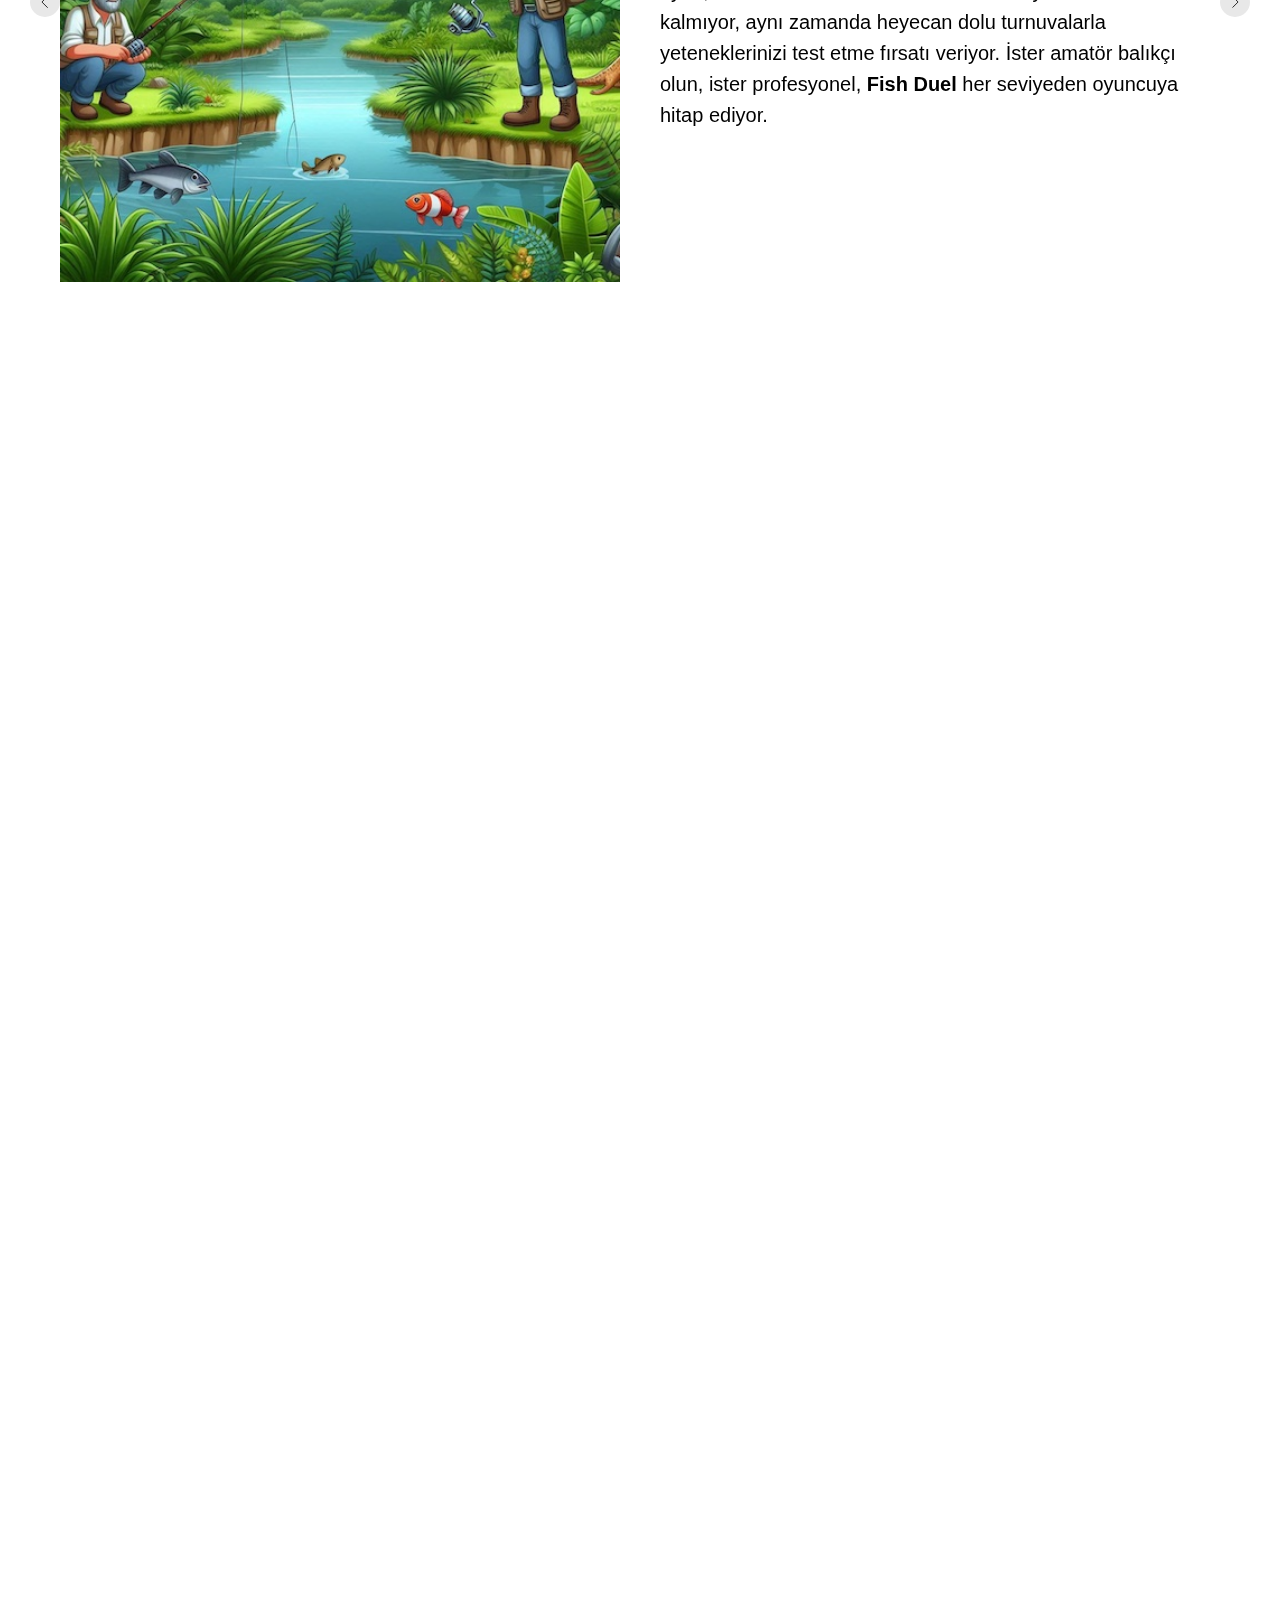
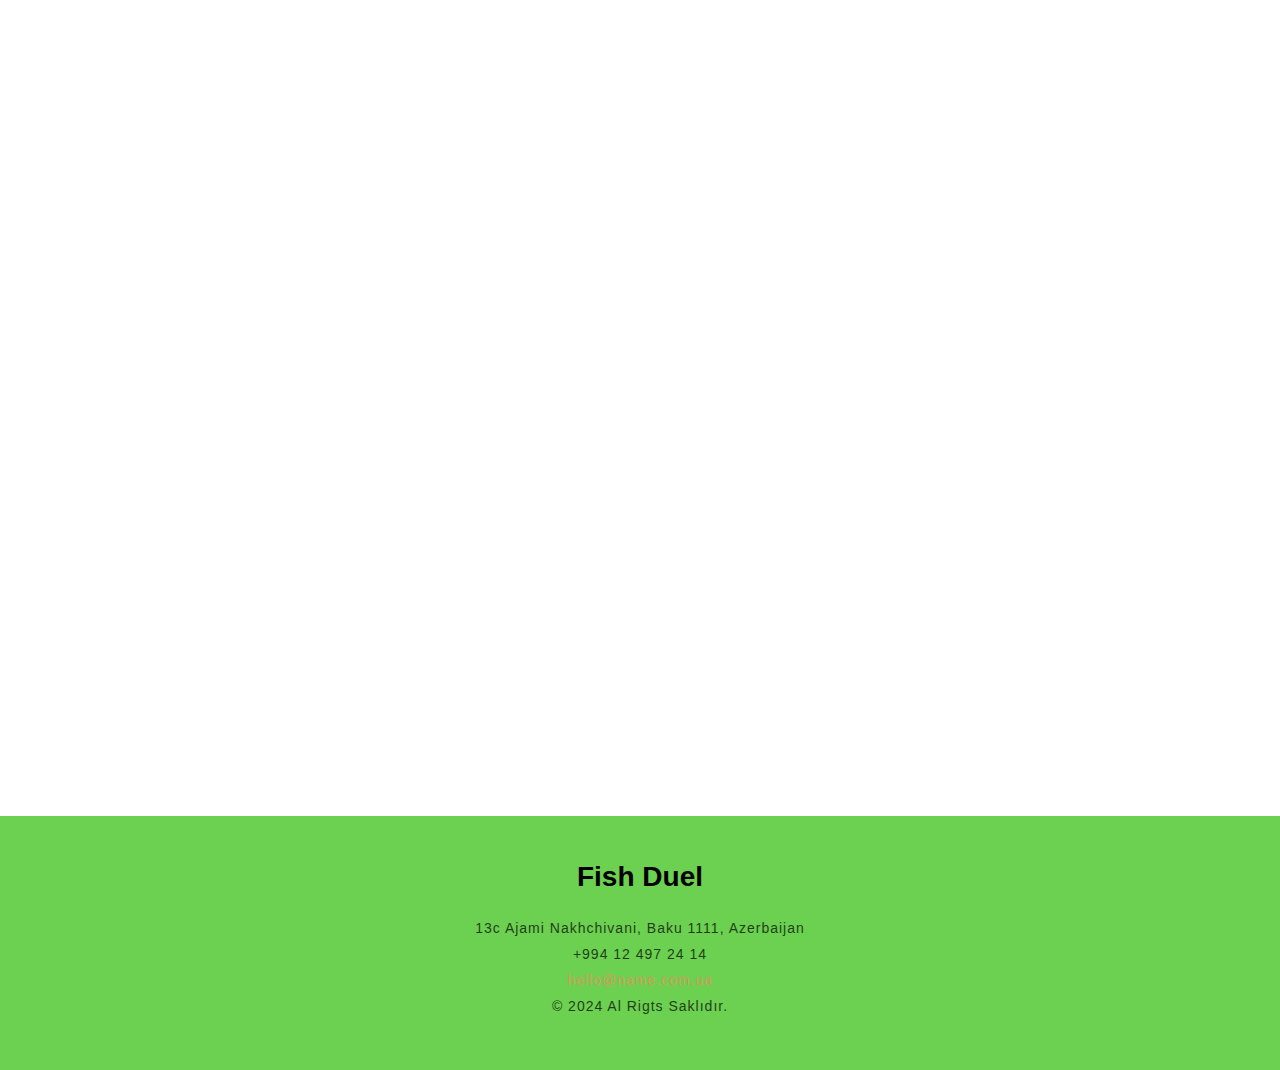
<file: index1.html>
<!DOCTYPE html>
<html>
<head>
    <meta charset="utf-8"/>
    <meta http-equiv="Content-Type" content="text/html; charset=utf-8"/>
    <meta name="viewport" content="width=device-width, initial-scale=1.0"/> <!--metatextblock--> <title>Fish Duel - En
    İyi Pin-Up Balık Tutma Deneyimi</title>
    <meta name="description"
          content="Balık tutmanın heyecanını ve rekabetin adrenalini bir araya getiren Fish Duel, size pin-up tarzında eşsiz bir balıkçılık deneyimi sunuyor. "/>
    <meta property="og:url" content="page56588405.html"/>
    <meta property="og:title" content="Fish Duel - En İyi Pin-Up Balık Tutma Deneyimi"/>
    <meta property="og:description"
          content="Balık tutmanın heyecanını ve rekabetin adrenalini bir araya getiren Fish Duel, size pin-up tarzında eşsiz bir balıkçılık deneyimi sunuyor. "/>
    <meta property="og:type" content="website"/>
    <meta property="og:image" content="images/tild6339-6563-4937-b735-326430343964___19.png"/>
    <link rel="canonical" href="index.html"> <!--/metatextblock-->
    <meta name="format-detection" content="telephone=no"/>
    <meta http-equiv="x-dns-prefetch-control" content="on">
    <link rel="dns-prefetch" href="https://ws.tildacdn.com">
    <link rel="apple-touch-icon" sizes="180x180" href="favicon/apple-touch-icon.png">
    <link rel="icon" type="image/png" sizes="32x32" href="favicon/favicon-48x48.png">
    <link rel="manifest" href="favicon/site.webmanifest"> <!-- Assets -->
    <script src="https://neo.tildacdn.com/js/tilda-fallback-1.0.min.js" async charset="utf-8"></script>
    <link rel="stylesheet" href="css/tilda-grid-3.0.min.css" type="text/css" media="all" onerror="this.loaderr='y';"/>
    <link rel="stylesheet" href="css/tilda-blocks-page56588405.min.css?t=1729255779" type="text/css" media="all"
          onerror="this.loaderr='y';"/>
    <link rel="stylesheet" href="css/tilda-slds-1.4.min.css" type="text/css" media="print" onload="this.media='all';"
          onerror="this.loaderr='y';"/>
    <noscript>
        <link rel="stylesheet" href="css/tilda-slds-1.4.min.css" type="text/css" media="all"/>
    </noscript>
    <link rel="stylesheet" href="css/fonts-tildasans.css" type="text/css" media="all" onerror="this.loaderr='y';"/>
    <script nomodule src="js/tilda-polyfill-1.0.min.js" charset="utf-8"></script>
    <script type="text/javascript">function t_onReady(func) {
        if (document.readyState != 'loading') {
            func();
        } else {
            document.addEventListener('DOMContentLoaded', func);
        }
    }

    function t_onFuncLoad(funcName, okFunc, time) {
        if (typeof window[funcName] === 'function') {
            okFunc();
        } else {
            setTimeout(function () {
                t_onFuncLoad(funcName, okFunc, time);
            }, (time || 100));
        }
    }</script>
    <script src="js/tilda-scripts-3.0.min.js" charset="utf-8" defer onerror="this.loaderr='y';"></script>
    <script src="js/tilda-blocks-page56588405.min.js?t=1729255779" charset="utf-8" async
            onerror="this.loaderr='y';"></script>
    <script src="js/lazyload-1.3.min.export.js" charset="utf-8" async onerror="this.loaderr='y';"></script>
    <script src="js/tilda-menu-1.0.min.js" charset="utf-8" async onerror="this.loaderr='y';"></script>
    <script src="js/tilda-slds-1.4.min.js" charset="utf-8" async onerror="this.loaderr='y';"></script>
    <script src="js/hammer.min.js" charset="utf-8" async onerror="this.loaderr='y';"></script>
    <script src="js/tilda-skiplink-1.0.min.js" charset="utf-8" async onerror="this.loaderr='y';"></script>
    <script src="js/tilda-events-1.0.min.js" charset="utf-8" async onerror="this.loaderr='y';"></script>
    <script type="text/javascript">window.dataLayer = window.dataLayer || [];</script>
    <script type="text/javascript">(function () {
        if ((/bot|google|yandex|baidu|bing|msn|duckduckbot|teoma|slurp|crawler|spider|robot|crawling|facebook/i.test(navigator.userAgent)) === false && typeof (sessionStorage) != 'undefined' && sessionStorage.getItem('visited') !== 'y' && document.visibilityState) {
            var style = document.createElement('style');
            style.type = 'text/css';
            style.innerHTML = '@media screen and (min-width: 980px) {.t-records {opacity: 0;}.t-records_animated {-webkit-transition: opacity ease-in-out .2s;-moz-transition: opacity ease-in-out .2s;-o-transition: opacity ease-in-out .2s;transition: opacity ease-in-out .2s;}.t-records.t-records_visible {opacity: 1;}}';
            document.getElementsByTagName('head')[0].appendChild(style);

            function t_setvisRecs() {
                var alr = document.querySelectorAll('.t-records');
                Array.prototype.forEach.call(alr, function (el) {
                    el.classList.add("t-records_animated");
                });
                setTimeout(function () {
                    Array.prototype.forEach.call(alr, function (el) {
                        el.classList.add("t-records_visible");
                    });
                    sessionStorage.setItem("visited", "y");
                }, 400);
            }

            document.addEventListener('DOMContentLoaded', t_setvisRecs);
        }
    })();</script>
</head>
<body class="t-body" style="margin:0;">
<div id="original">
    <div class="wrap__btn--PxHri--section">
        <div class="main__img--l83Xf--section"><img src="images/logo.svg" alt="Logo" class="logo-img">
            <h1>– 18 yaşınız var?</h1>
            <div class="button__header--0mbZF--element"><a href="#" class="button button-yes">Bəli</a><a href="#" class="button button-no">Xeyr</a>
            </div>
        </div>
    </div>
</div>
<!--allrecords-->
<div id="allrecords" data-tilda-export="yes" class="t-records" data-hook="blocks-collection-content-node"
     data-tilda-project-id="10777917" data-tilda-page-id="56588405"
     data-tilda-formskey="45872d6e7fbe66a2de443c7210777917" data-tilda-cookie="no" data-tilda-lazy="yes"
     data-tilda-root-zone="one">
    <div id="rec812266034" class="r t-rec" style=" " data-animationappear="off" data-record-type="230">
        <div id="nav812266034" class="t199__header t199__js__header " style="" data-menu="yes">
            <div class="t199__holder"><a class="t199__logo" href="index.html" style="">
                <div class="t199__logo-text t-title" field="title" style="">Fish Duel</div>
                <div class="t199__logo-text-mobile t-title" field="title" style="">Fish Duel</div>
            </a> <a class="t199__mmenu-toggler t199__js__menu-toggler" href="#">
                <button type="button" class="t-menuburger t-menuburger_first " aria-label="Навигационное меню"
                        aria-expanded="false"><span style="background-color:#fff;"></span> <span
                        style="background-color:#fff;"></span> <span style="background-color:#fff;"></span> <span
                        style="background-color:#fff;"></span></button>
                <script>function t_menuburger_init(recid) {
                    var rec = document.querySelector('#rec' + recid);
                    if (!rec) return;
                    var burger = rec.querySelector('.t-menuburger');
                    if (!burger) return;
                    var isSecondStyle = burger.classList.contains('t-menuburger_second');
                    if (isSecondStyle && !window.isMobile && !('ontouchend' in document)) {
                        burger.addEventListener('mouseenter', function () {
                            if (burger.classList.contains('t-menuburger-opened')) return;
                            burger.classList.remove('t-menuburger-unhovered');
                            burger.classList.add('t-menuburger-hovered');
                        });
                        burger.addEventListener('mouseleave', function () {
                            if (burger.classList.contains('t-menuburger-opened')) return;
                            burger.classList.remove('t-menuburger-hovered');
                            burger.classList.add('t-menuburger-unhovered');
                            setTimeout(function () {
                                burger.classList.remove('t-menuburger-unhovered');
                            }, 300);
                        });
                    }
                    burger.addEventListener('click', function () {
                        if (!burger.closest('.tmenu-mobile') && !burger.closest('.t450__burger_container') && !burger.closest('.t466__container') && !burger.closest('.t204__burger') && !burger.closest('.t199__js__menu-toggler')) {
                            burger.classList.toggle('t-menuburger-opened');
                            burger.classList.remove('t-menuburger-unhovered');
                        }
                    });
                    var menu = rec.querySelector('[data-menu="yes"]');
                    if (!menu) return;
                    var menuLinks = menu.querySelectorAll('.t-menu__link-item');
                    var submenuClassList = ['t978__menu-link_hook', 't978__tm-link', 't966__tm-link', 't794__tm-link', 't-menusub__target-link'];
                    Array.prototype.forEach.call(menuLinks, function (link) {
                        link.addEventListener('click', function () {
                            var isSubmenuHook = submenuClassList.some(function (submenuClass) {
                                return link.classList.contains(submenuClass);
                            });
                            if (isSubmenuHook) return;
                            burger.classList.remove('t-menuburger-opened');
                        });
                    });
                    menu.addEventListener('clickedAnchorInTooltipMenu', function () {
                        burger.classList.remove('t-menuburger-opened');
                    });
                }

                t_onReady(function () {
                    t_onFuncLoad('t_menuburger_init', function () {
                        t_menuburger_init('812266034');
                    });
                });</script>
                <style>.t-menuburger {
                  position: relative;
                  flex-shrink: 0;
                  width: 28px;
                  height: 20px;
                  padding: 0;
                  border: none;
                  background-color: transparent;
                  outline: none;
                  -webkit-transform: rotate(0deg);
                  transform: rotate(0deg);
                  transition: transform .5s ease-in-out;
                  cursor: pointer;
                  z-index: 999;
                }

                .t-menuburger span {
                  display: block;
                  position: absolute;
                  width: 100%;
                  opacity: 1;
                  left: 0;
                  -webkit-transform: rotate(0deg);
                  transform: rotate(0deg);
                  transition: .25s ease-in-out;
                  height: 3px;
                  background-color: #000;
                }

                .t-menuburger span:nth-child(1) {
                  top: 0px;
                }

                .t-menuburger span:nth-child(2), .t-menuburger span:nth-child(3) {
                  top: 8px;
                }

                .t-menuburger span:nth-child(4) {
                  top: 16px;
                }

                .t-menuburger__big {
                  width: 42px;
                  height: 32px;
                }

                .t-menuburger__big span {
                  height: 5px;
                }

                .t-menuburger__big span:nth-child(2), .t-menuburger__big span:nth-child(3) {
                  top: 13px;
                }

                .t-menuburger__big span:nth-child(4) {
                  top: 26px;
                }

                .t-menuburger__small {
                  width: 22px;
                  height: 14px;
                }

                .t-menuburger__small span {
                  height: 2px;
                }

                .t-menuburger__small span:nth-child(2), .t-menuburger__small span:nth-child(3) {
                  top: 6px;
                }

                .t-menuburger__small span:nth-child(4) {
                  top: 12px;
                }

                .t-menuburger-opened span:nth-child(1) {
                  top: 8px;
                  width: 0%;
                  left: 50%;
                }

                .t-menuburger-opened span:nth-child(2) {
                  -webkit-transform: rotate(45deg);
                  transform: rotate(45deg);
                }

                .t-menuburger-opened span:nth-child(3) {
                  -webkit-transform: rotate(-45deg);
                  transform: rotate(-45deg);
                }

                .t-menuburger-opened span:nth-child(4) {
                  top: 8px;
                  width: 0%;
                  left: 50%;
                }

                .t-menuburger-opened.t-menuburger__big span:nth-child(1) {
                  top: 6px;
                }

                .t-menuburger-opened.t-menuburger__big span:nth-child(4) {
                  top: 18px;
                }

                .t-menuburger-opened.t-menuburger__small span:nth-child(1), .t-menuburger-opened.t-menuburger__small span:nth-child(4) {
                  top: 6px;
                }

                @media (hover),(min-width: 0\0
                ) {
                  .t-menuburger_first:hover span:nth-child(1) {
                    transform: translateY(1px);
                  }

                  .t-menuburger_first:hover span:nth-child(4) {
                    transform: translateY(-1px);
                  }

                  .t-menuburger_first.t-menuburger__big:hover span:nth-child(1) {
                    transform: translateY(3px);
                  }

                  .t-menuburger_first.t-menuburger__big:hover span:nth-child(4) {
                    transform: translateY(-3px);
                  }
                }

                .t-menuburger_second span:nth-child(2), .t-menuburger_second span:nth-child(3) {
                  width: 80%;
                  left: 20%;
                  right: 0;
                }

                @media (hover),(min-width: 0\0
                ) {
                  .t-menuburger_second.t-menuburger-hovered span:nth-child(2), .t-menuburger_second.t-menuburger-hovered span:nth-child(3) {
                    animation: t-menuburger-anim 0.3s ease-out normal forwards;
                  }

                  .t-menuburger_second.t-menuburger-unhovered span:nth-child(2), .t-menuburger_second.t-menuburger-unhovered span:nth-child(3) {
                    animation: t-menuburger-anim2 0.3s ease-out normal forwards;
                  }
                }

                .t-menuburger_second.t-menuburger-opened span:nth-child(2), .t-menuburger_second.t-menuburger-opened span:nth-child(3) {
                  left: 0;
                  right: 0;
                  width: 100% !important;
                }

                .t-menuburger_third span:nth-child(4) {
                  width: 70%;
                  left: unset;
                  right: 0;
                }

                @media (hover),(min-width: 0\0
                ) {
                  .t-menuburger_third:not(.t-menuburger-opened):hover span:nth-child(4) {
                    width: 100%;
                  }
                }

                .t-menuburger_third.t-menuburger-opened span:nth-child(4) {
                  width: 0 !important;
                  right: 50%;
                }

                .t-menuburger_fourth {
                  height: 12px;
                }

                .t-menuburger_fourth.t-menuburger__small {
                  height: 8px;
                }

                .t-menuburger_fourth.t-menuburger__big {
                  height: 18px;
                }

                .t-menuburger_fourth span:nth-child(2), .t-menuburger_fourth span:nth-child(3) {
                  top: 4px;
                  opacity: 0;
                }

                .t-menuburger_fourth span:nth-child(4) {
                  top: 8px;
                }

                .t-menuburger_fourth.t-menuburger__small span:nth-child(2), .t-menuburger_fourth.t-menuburger__small span:nth-child(3) {
                  top: 3px;
                }

                .t-menuburger_fourth.t-menuburger__small span:nth-child(4) {
                  top: 6px;
                }

                .t-menuburger_fourth.t-menuburger__small span:nth-child(2), .t-menuburger_fourth.t-menuburger__small span:nth-child(3) {
                  top: 3px;
                }

                .t-menuburger_fourth.t-menuburger__small span:nth-child(4) {
                  top: 6px;
                }

                .t-menuburger_fourth.t-menuburger__big span:nth-child(2), .t-menuburger_fourth.t-menuburger__big span:nth-child(3) {
                  top: 6px;
                }

                .t-menuburger_fourth.t-menuburger__big span:nth-child(4) {
                  top: 12px;
                }

                @media (hover),(min-width: 0\0
                ) {
                  .t-menuburger_fourth:not(.t-menuburger-opened):hover span:nth-child(1) {
                    transform: translateY(1px);
                  }

                  .t-menuburger_fourth:not(.t-menuburger-opened):hover span:nth-child(4) {
                    transform: translateY(-1px);
                  }

                  .t-menuburger_fourth.t-menuburger__big:not(.t-menuburger-opened):hover span:nth-child(1) {
                    transform: translateY(3px);
                  }

                  .t-menuburger_fourth.t-menuburger__big:not(.t-menuburger-opened):hover span:nth-child(4) {
                    transform: translateY(-3px);
                  }
                }

                .t-menuburger_fourth.t-menuburger-opened span:nth-child(1), .t-menuburger_fourth.t-menuburger-opened span:nth-child(4) {
                  top: 4px;
                }

                .t-menuburger_fourth.t-menuburger-opened span:nth-child(2), .t-menuburger_fourth.t-menuburger-opened span:nth-child(3) {
                  opacity: 1;
                }

                @keyframes t-menuburger-anim {
                  0% {
                    width: 80%;
                    left: 20%;
                    right: 0;
                  }
                  50% {
                    width: 100%;
                    left: 0;
                    right: 0;
                  }
                  100% {
                    width: 80%;
                    left: 0;
                    right: 20%;
                  }
                }

                @keyframes t-menuburger-anim2 {
                  0% {
                    width: 80%;
                    left: 0;
                  }
                  50% {
                    width: 100%;
                    right: 0;
                    left: 0;
                  }
                  100% {
                    width: 80%;
                    left: 20%;
                    right: 0;
                  }
                }</style>
            </a>
                <div class="t199__mmenu t199__js__menu">
                    <nav class="t199__menu">
                        <ul role="list" class="t199__menu-items t-menu__list">
                            <li class="t199__menu-item-wrap"><a class="t199__menu-item t-title t-menu__link-item"
                                                                href="index.html" data-menu-submenu-hook="">Ana Sayfa</a></li>
                            <li class="t199__menu-item-wrap"><a class="t199__menu-item t-title t-menu__link-item"
                                                                href="#about" data-menu-submenu-hook="">Power Pitch
                                Hakkında</a></li>
                            <li class="t199__menu-item-wrap"><a class="t199__menu-item t-title t-menu__link-item"
                                                                href="policy.html" data-menu-submenu-hook="">Gizlilik
                                Politikası</a></li>
                            <li class="t199__menu-item-wrap"><a class="t199__menu-item t-title t-menu__link-item"
                                                                href="terms.html" data-menu-submenu-hook="">Şartlar ve
                                koşullar</a></li>
                            <li class="t199__menu-item-wrap"><a class="t199__menu-item t-title t-menu__link-item"
                                                                href="#contact" data-menu-submenu-hook="">İletişim</a></li>
                        </ul>
                    </nav>
                </div>
            </div>
        </div>
        <script>t_onReady(function () {
            t_onFuncLoad('t199_showMenu', function () {
                t199_showMenu('812266034');
            });
            t_onFuncLoad('t199_positionHeader', function () {
                t199_positionHeader('812266034');
            });
            t_onFuncLoad('t_menu__interactFromKeyboard', function () {
                t_menu__interactFromKeyboard('812266034');
            });
            t_onFuncLoad('t_menu__highlightActiveLinks', function () {
                t_menu__highlightActiveLinks(".t199__menu-item");
            });
            t_onFuncLoad('t_menu__findAnchorLinks', function () {
                t_menu__findAnchorLinks('812266034', '.t199__menu-item');
            });
        });</script>
        <style>@media screen and (max-width: 1024px) {
        }</style>
        <style>#rec812266034 .t-menu__link-item {
        }

        @supports (overflow:-webkit-marquee) and (justify-content:inherit) {
          #rec812266034 .t-menu__link-item, #rec812266034 .t-menu__link-item.t-active {
            opacity: 1 !important;
          }
        }</style>
    </div>
    <div id="rec812280394" class="r t-rec" style=" " data-animationappear="off" data-record-type="941"> <!-- t941 -->
        <div class="t941">
            <div class="t941__wrapper t-container" style="height:100vh">
                <div class="t941__content t-col">
                    <div class="t941__textwrapper">
                        <div class="t941__title t-title t-title_sm " field="title">Fish Duel</div>
                        <div class="t941__descr t-descr t-descr_sm " field="descr">Balık tutmanın heyecanını ve
                            rekabetin adrenalini bir araya getiren <strong>Fish Duel</strong>, size pin-up tarzında
                            eşsiz bir balıkçılık deneyimi sunuyor. En büyük balıkları yakalayın, rakiplerinizi geride
                            bırakın ve birbirinden özel pin-up ödülleri kazanın!
                        </div>
                    </div>
                </div>
                <div class="t941__cover-wrap">
                    <div class="t941__cover t-bgimg"
                         data-original="images/tild6437-3933-4263-b964-343935623131__designer_12.jpeg" bgimgfield="img"
                         style="background-image: url('images/tild6437-3933-4263-b964-343935623131__-__resizeb__20x__designer_12.jpeg');"
                         itemscope itemtype="http://schema.org/ImageObject">
                        <meta itemprop="image" content="images/tild6437-3933-4263-b964-343935623131__designer_12.jpeg">
                    </div>
                </div>
            </div>
        </div>
    </div>
    <div id="rec812270765" class="r t-rec t-rec_pt_105 t-rec_pb_60"
         style="padding-top:105px;padding-bottom:60px;background-color:#d2f1c9; " data-record-type="106"
         data-bg-color="#d2f1c9"> <!-- T004 -->
        <div class="t004" id="about">
            <div class="t-container t-align_center">
                <div class="t-col t-col_8 t-prefix_2">
                    <div field="text" class="t-text t-text_md ">Pin-up tarzında balıkçılık dünyasına adım atın! Fish
                        Duel ile denizlerin en büyük balıklarını yakalayın, turnuvalara katılın ve pin-up temalı ödüller
                        kazanın. Takımınızı kurun, becerilerinizi geliştirin ve en iyisi olun!
                    </div>
                </div>
            </div>
        </div>
    </div>
    <div id="rec812272349" class="r t-rec t-rec_pt_150 t-rec_pb_150" style="padding-top:150px;padding-bottom:150px; "
         data-record-type="801"> <!-- T801 -->
        <div class="t801 t801__witharrows">
            <div class="t-slds" style="visibility: hidden;" aria-roledescription="carousel" aria-label="Слайдер">
                <div class="t-slds__main t-container">
                    <ul role="list" class="t-slds__arrow_container">
                        <li class="t-slds__arrow_wrapper t-slds__arrow_wrapper-left" data-slide-direction="left">
                            <button type="button" class="t-slds__arrow t-slds__arrow-left t-slds__arrow-withbg"
                                    aria-controls="carousel_812272349" aria-disabled="false"
                                    aria-label="Предыдущий слайд"
                                    style="width: 30px; height: 30px;background-color: rgba(232,232,232,1);">
                                <div class="t-slds__arrow_body t-slds__arrow_body-left" style="width: 7px;">
                                    <svg role="presentation" focusable="false" style="display: block"
                                         viewBox="0 0 7.3 13" xmlns="http://www.w3.org/2000/svg"
                                         xmlns:xlink="http://www.w3.org/1999/xlink">
                                        <polyline
                                                fill="none" stroke="#222222"
                                                stroke-linejoin="butt" stroke-linecap="butt"
                                                stroke-width="1" points="0.5,0.5 6.5,6.5 0.5,12.5"/>
                                    </svg>
                                </div>
                            </button>
                        </li>
                        <li class="t-slds__arrow_wrapper t-slds__arrow_wrapper-right" data-slide-direction="right">
                            <button type="button" class="t-slds__arrow t-slds__arrow-right t-slds__arrow-withbg"
                                    aria-controls="carousel_812272349" aria-disabled="false"
                                    aria-label="Следующий слайд"
                                    style="width: 30px; height: 30px;background-color: rgba(232,232,232,1);">
                                <div class="t-slds__arrow_body t-slds__arrow_body-right" style="width: 7px;">
                                    <svg role="presentation" focusable="false" style="display: block"
                                         viewBox="0 0 7.3 13" xmlns="http://www.w3.org/2000/svg"
                                         xmlns:xlink="http://www.w3.org/1999/xlink">
                                        <polyline
                                                fill="none" stroke="#222222"
                                                stroke-linejoin="butt" stroke-linecap="butt"
                                                stroke-width="1" points="0.5,0.5 6.5,6.5 0.5,12.5"/>
                                    </svg>
                                </div>
                            </button>
                        </li>
                    </ul>
                    <div class="t-slds__container">
                        <div class="t-slds__items-wrapper t-slds_animated-none" id="carousel_812272349"
                             data-slider-transition="300" data-slider-with-cycle="true"
                             data-slider-correct-height="true" data-auto-correct-mobile-width="false"
                             aria-roledescription="carousel" aria-live="off">
                            <div class="t-slds__item t-slds__item_active" data-slide-index="1" role="group"
                                 aria-roledescription="slide" aria-hidden="false" aria-label="1 из 2">
                                <div class="t-container">
                                    <div class="t-col t-col_6 t801__centeredsection" itemscope
                                         itemtype="http://schema.org/ImageObject"><img class="t-slds__img t-img"
                                                                                       src="images/tild3530-3961-4536-b337-616138396231__-__empty__designer_11.jpeg"
                                                                                       data-original="images/tild3530-3961-4536-b337-616138396231__designer_11.jpeg"
                                                                                       alt="Fish Duel: Pin-Up Tarzıyla Balıkçılık Dünyasında Heyecan Dolu Bir Macer">
                                    </div>
                                    <div class="t-col t-col_6 ">
                                        <div class="t801__title t-title t-title_xxs" field="li_title__6715426411710">
                                            Fish Duel: Pin-Up Tarzıyla Balıkçılık Dünyasında Heyecan Dolu Bir Macer
                                        </div>
                                        <div class="t-text t-text_md" field="li_text__6715426411710">Balık tutmanın
                                            heyecanını ve rekabetçi ruhunu bir araya getiren <strong>Fish Duel</strong>,
                                            denizlerin derinliklerinde sizi benzersiz bir maceraya davet ediyor.
                                            <strong>Pin-up</strong> temasıyla zenginleştirilmiş bu oyun, sadece sıradan
                                            bir balık tutma deneyimi sunmakla kalmıyor, aynı zamanda heyecan dolu
                                            turnuvalarla yeteneklerinizi test etme fırsatı veriyor. İster amatör balıkçı
                                            olun, ister profesyonel, <strong>Fish Duel</strong> her seviyeden oyuncuya
                                            hitap ediyor.
                                        </div>
                                    </div>
                                </div>
                            </div>
                            <div class="t-slds__item" data-slide-index="2" role="group" aria-roledescription="slide"
                                 aria-hidden="true" aria-label="2 из 2">
                                <div class="t-container">
                                    <div class="t-col t-col_6 t801__centeredsection" itemscope
                                         itemtype="http://schema.org/ImageObject"><img class="t-slds__img t-img"
                                                                                       src="images/tild3030-3434-4465-b665-303965653737__-__empty__designer_9.jpeg"
                                                                                       data-original="images/tild3030-3434-4465-b665-303965653737__designer_9.jpeg"
                                                                                       alt="Pin-Up Tarzıyla Büyük Balıkların Peşinde">
                                    </div>
                                    <div class="t-col t-col_6 ">
                                        <div class="t801__title t-title t-title_xxs" field="li_title__6715426411711">
                                            Pin-Up Tarzıyla Büyük Balıkların Peşinde
                                        </div>
                                        <div class="t-text t-text_md" field="li_text__6715426411711">Fish Duel,
                                            oyunculara <strong>pin-up</strong> temasını balıkçılık dünyasında yaşama
                                            fırsatı sunuyor. Kendi balıkçılık ekipmanlarınızı seçin, denizlerin
                                            derinliklerine dalın ve en büyük balığı yakalamak için mücadele edin.
                                            <strong>Pin-up</strong> tarzında tasarlanmış benzersiz ödüller ve bonuslarla
                                            balıkçılık heyecanını zirveye çıkarın. Bu oyun, yalnızca balık tutma
                                            becerilerinizi geliştirmekle kalmaz, aynı zamanda stratejik düşünme ve sabır
                                            gerektiren gerçek bir deneyim sunar.<br/>Denizlerde en iyisi olmak için en
                                            büyük balıkları yakalayın, turnuvalara katılın ve <strong>pin-up</strong>
                                            temalı ödüller kazanarak adınızı liderlik tablolarına yazdırın!
                                        </div>
                                    </div>
                                </div>
                            </div>
                        </div>
                    </div>
                </div>
            </div>
            <script>t_onReady(function () {
                t_onFuncLoad('t_sldsInit', function () {
                    t_sldsInit('812272349', {});
                });
            });</script>
            <style>#rec812272349 .t-slds__bullet_active .t-slds__bullet_body {
              background-color: #222 !important;
            }

            #rec812272349 .t-slds__bullet:hover .t-slds__bullet_body {
              background-color: #222 !important;
            }</style>
        </div>
        <script>var wrapperBlock = document.querySelector('#rec812272349 .t801');
        if (wrapperBlock) {
            wrapperBlock.addEventListener('displayChanged', function () {
                t_onFuncLoad('t_slds_updateSlider', function () {
                    t_slds_updateSlider('812272349');
                });
                t_onFuncLoad('t_slds_positionArrows', function () {
                    t_slds_positionArrows('812272349');
                });
            });
        }</script>
    </div>
    <div id="rec812274960" class="r t-rec t-rec_pt_90 t-rec_pb_90" style="padding-top:90px;padding-bottom:90px; "
         data-record-type="248"> <!-- T220 -->
        <div class="t220">
            <div class="t-container ">
                <div class="t-col t-col_8 t-prefix_2">
                    <div class="t220__textwrapper" style="background-color:#d2f1c9;">
                        <div style="">
                            <div class="t220__title t-heading t-heading_sm" field="title">Pin-Up Tarzında Balıkçılık
                                Ekipmanları
                            </div>
                            <div field="text" class="t220__text t-text t-text_md "><strong>Fish Duel</strong>,
                                oyunculara geniş bir ekipman yelpazesi sunar ve bu ekipmanların birçoğu pin-up temasına
                                uygun olarak tasarlanmıştır. Balıkçılık oltalarınızı, makaralarınızı ve yemlerinizi
                                seçerken hem görsel hem de işlevsel olarak en iyisini tercih edin. Pin-up tarzındaki
                                özel ekipmanlar, yalnızca estetik açıdan değil, aynı zamanda performans açısından da
                                size avantaj sağlar.<br/>Her bir balıkçılık ekipmanı, denizlerdeki maceranızda size
                                büyük faydalar sağlayacak. Ekipmanlarınızı akıllıca seçin, stratejinizi belirleyin ve en
                                büyük balığı yakalamak için yola koyulun!
                            </div>
                        </div>
                    </div>
                </div>
            </div>
        </div>
    </div>
    <div id="rec812272788" class="r t-rec t-rec_pt_135 t-rec_pb_135" style="padding-top:135px;padding-bottom:135px; "
         data-record-type="180"> <!-- T165 -->
        <div class="t165">
            <div class="t-container">
                <div class="t165__col-top t-col t-col_6 t165__vmiddle t165__left">
                    <div class="t165__textwrapper">
                        <div class="t165__title t-heading t-heading_md" field="title">Pin-Up Konseptli Turnuvalar ve
                            Ödüller
                        </div>
                        <div class="t165__text t-text t-text_sm" field="text"><strong>Fish Duel</strong>, sadece
                            bireysel balıkçılık deneyimi sunmakla kalmaz, aynı zamanda pin-up tarzında düzenlenen
                            rekabetçi turnuvalarla oyunculara büyük ödüller kazanma fırsatı sunar. Turnuvalarda
                            rakiplerinize karşı mücadele edin, en büyük balıkları yakalayarak puanlar toplayın ve
                            liderlik tablosunda zirveye tırmanın. Her turnuva sonrası kazanacağınız pin-up temalı
                            ödüller, oyun içindeki ilerlemenizi hızlandırır ve size ekstra avantajlar sağlar.<br/>Bu
                            turnuvalarda başarıya ulaşmak için yalnızca büyük balıkları yakalamak yeterli değil, aynı
                            zamanda doğru stratejiyi uygulayarak rakiplerinizi geçmelisiniz. Pin-up konseptiyle
                            zenginleştirilen bu ödüller, sizi oyunun zirvesine taşıyacak!
                        </div>
                        <div class="t165__btn-container">
                            <div class="t165__btn-wrapper"><a href="#contact" target="" class="t-btn t-btn_md "
                                                              style="color:#ffffff;background-color:#000000;border-radius:30px; -moz-border-radius:30px; -webkit-border-radius:30px;"
                                                              data-buttonfieldset="button">
                                <table role="presentation" style="width:100%; height:100%;">
                                    <tr>
                                        <td data-field="buttontitle">Düzenlemek</td>
                                    </tr>
                                </table>
                            </a></div>
                        </div>
                    </div>
                </div>
                <div class="t-col t-col_6 t165__vmiddle t165__left"><img class="t165__img t-img"
                                                                         src="images/tild6530-3338-4166-a661-363233623061__-__empty__designer_10.jpeg"
                                                                         data-original="images/tild6530-3338-4166-a661-363233623061__designer_10.jpeg"
                                                                         imgfiled="img"
                                                                         alt=""></div>
            </div>
        </div>
    </div>
    <div id="rec812285374" class="r t-rec t-rec_pt_90 t-rec_pb_90" style="padding-top:90px;padding-bottom:90px; "
         data-record-type="248"> <!-- T220 -->
        <div class="t220">
            <div class="t-container ">
                <div class="t-col t-col_8 t-prefix_2">
                    <div class="t220__textwrapper" style="background-color:#f5f5f5;">
                        <div style="">
                            <div class="t220__title t-heading t-heading_sm" field="title">Pin-Up Dünyasında Büyük
                                Balıkları Yakalayın
                            </div>
                            <div field="text" class="t220__text t-text t-text_md ">Balık tutmanın heyecanı ve pin-up
                                tarzında sunulan avantajlar, Fish Duel’i benzersiz bir oyun deneyimi haline getiriyor.
                                Takımınızı kurun, denizlere açılın ve en büyük balıkları yakalayarak liderlik tablosunda
                                zirveye tırmanın. Her galibiyet sonrası kazanacağınız pin-up temalı ödüller ve bonuslar,
                                sizi daha da güçlü kılacak.<br/>Şimdi harekete geçin ve pin-up dünyasında balık tutma
                                maceranıza başlayın. Fish Duel ile denizlerin kahramanı olun!
                            </div>
                        </div>
                    </div>
                </div>
            </div>
        </div>
    </div>
    <div id="rec812271826" class="r t-rec t-rec_pt_45 t-rec_pb_45"
         style="padding-top:45px;padding-bottom:45px;background-color:#6cd051; " data-animationappear="off"
         data-record-type="144" data-bg-color="#6cd051"> <!-- T134 -->
        <div class="t134" id="contact">
            <div class="t-container">
                <div class="t-col t-col_10 t-prefix_1">
                    <div class="t134__logo t-title" field="title2">Fish Duel</div>
                    <div class="t134__descr" field="descr">13c Ajami Nakhchivani, Baku 1111, Azerbaijan<br/>+994 12 497
                        24 14<br/><a href="mailto:hello@name.com.ua">hello@name.com.ua</a><br/>© 2024 Al
                        Rigts Saklıdır.
                    </div>
                </div>
            </div>
        </div>
        <style>#rec812271826 .t134__title, #rec812271826 .t134__descr {
          color: #000000;
        }</style>
    </div>
</div> <!--/allrecords-->
<script type="text/javascript">
window.tildastatcookie = 'no';
setTimeout(function () {
    (function (d, w, k, o, g) {
        var n = d.getElementsByTagName(o)[0], s = d.createElement(o), f = function () {
            n.parentNode.insertBefore(s, n);
        };
        s.type = "text/javascript";
        s.async = true;
        s.key = k;
        s.id = "tildastatscript";
        s.src = g;
        if (w.opera == "[object Opera]") {
            d.addEventListener("DOMContentLoaded", f, false);
        } else {
            f();
        }
    })(document, window, 'b21c9813a8a53cde931e9dfa61f56bbd', 'script', 'js/tilda-stat-1.0.min.js');
}, 2000);</script>
</body>
<script type="application/ld+json">
    {
        "@context": "https://schema.org",
        "@type": "Organization",
        "name": "Fish Duel - En İyi Pin-Up Balık Tutma Deneyimi",
        "url": "",
        "logo": "/favicon/favicon.ico"
    }
</script>
<script type="application/ld+json">
    {
        "@context": "https://schema.org",
        "@type": "WPHeader",
        "headline": "Fish Duel - En İyi Pin-Up Balık Tutma Deneyimi",
        "description": "Balık tutmanın heyecanını ve rekabetin adrenalini bir araya getiren Fish Duel, size pin-up tarzında eşsiz bir balıkçılık deneyimi sunuyor.",
        "publisher": {
            "@type": "Organization",
            "name": "Fish Duel - En İyi Pin-Up Balık Tutma Deneyimi",
            "logo": {
                "@type": "ImageObject",
                "url": "/favicon/favicon.ico"
            }
        }
    }
</script>
<script type="application/ld+json">
    {
        "@context": "https://schema.org",
        "@type": "WebPage",
        "name": "Fish Duel - En İyi Pin-Up Balık Tutma Deneyimi",
        "description": "Balık tutmanın heyecanını ve rekabetin adrenalini bir araya getiren Fish Duel, size pin-up tarzında eşsiz bir balıkçılık deneyimi sunuyor.",
        "publisher": {
            "@type": "Organization",
            "name": "Fish Duel - En İyi Pin-Up Balık Tutma Deneyimi"
        },
        "license": "A license document that applies to this content, typically indicated by URL"
    }
</script>
<script type="application/ld+json">
    {
        "@context": "https://schema.org",
        "@type": "SiteNavigationElement",
        "name": "Main Navigation",
        "url": "",
        "hasPart": [
            {
                "@type": "WebPage",
                "name": "Home",
                "url": ""
            },
            {
                "@type": "WebPage",
                "name": "Policy",
                "url": "/policy.html"
            },
            {
                "@type": "WebPage",
                "name": "Terms of Conditions",
                "url": "/terms.html"
            }
        ]
    }
</script>
</html>
</file>
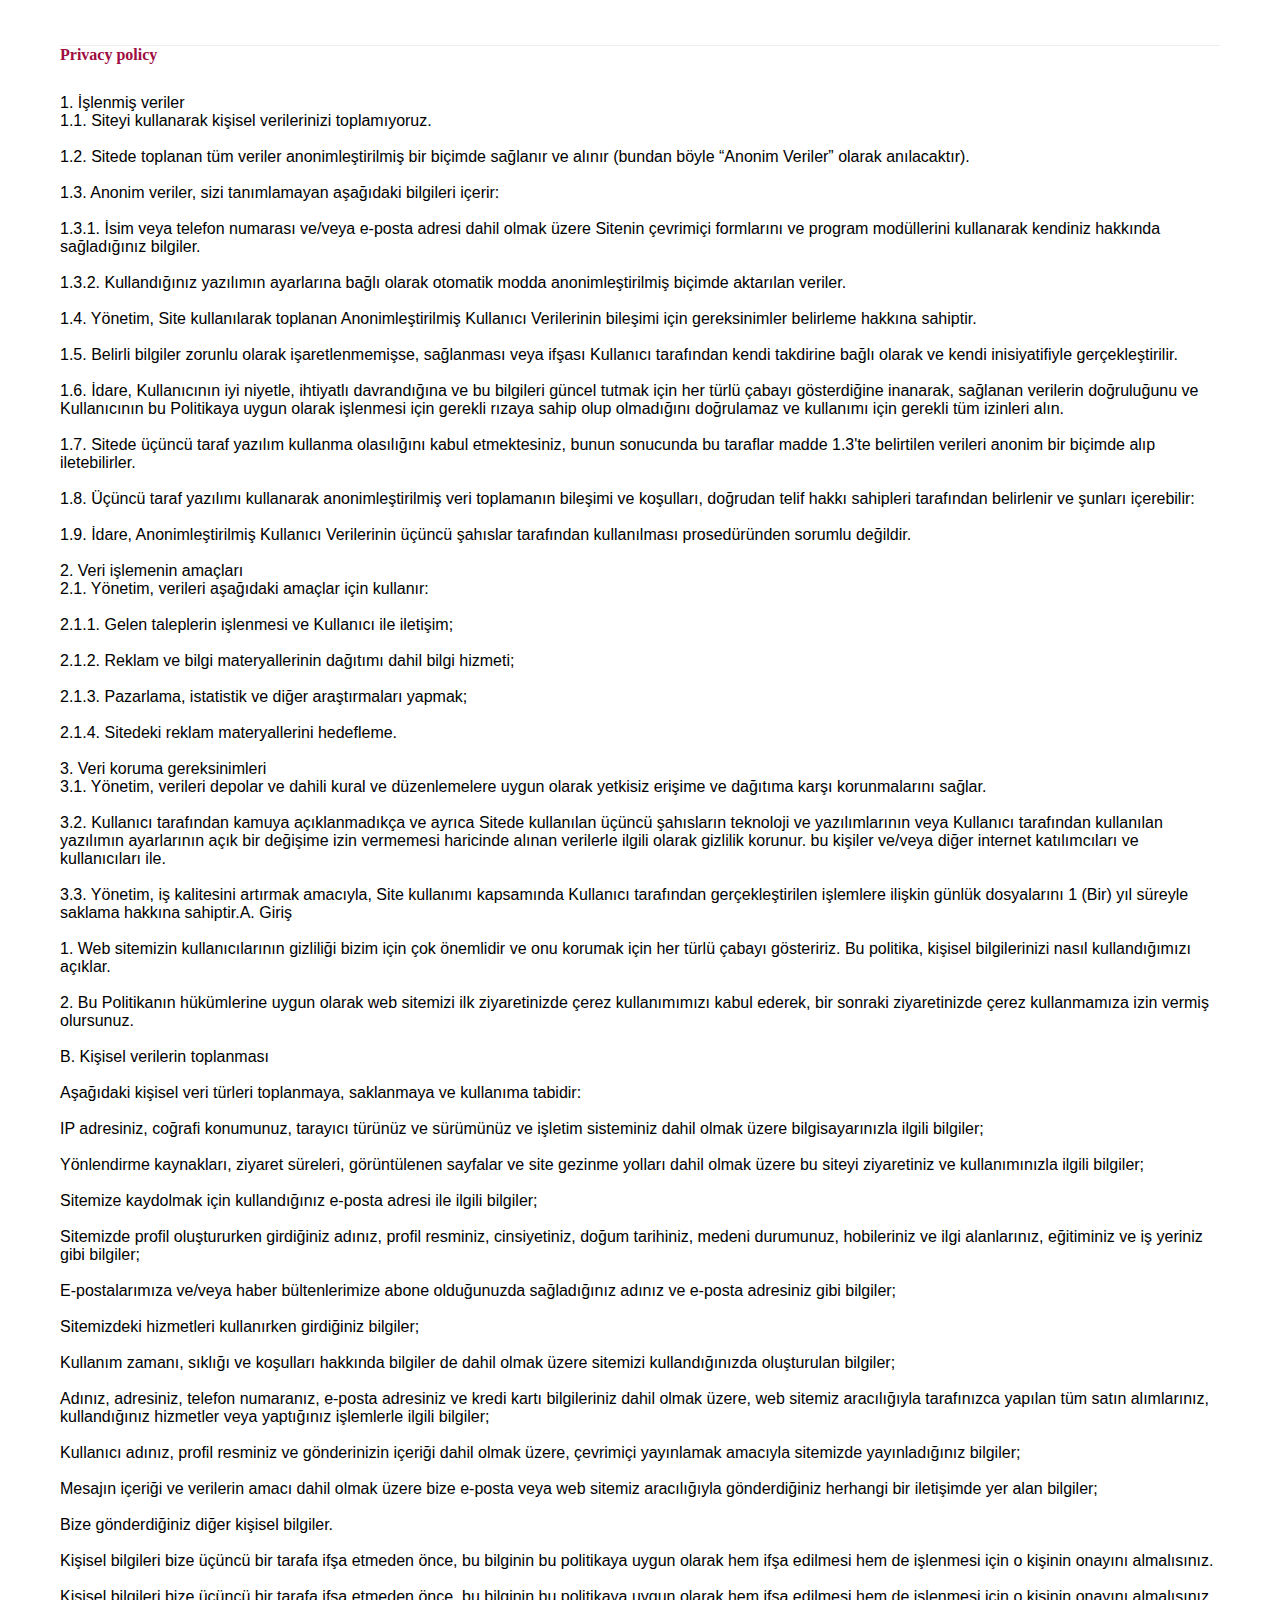
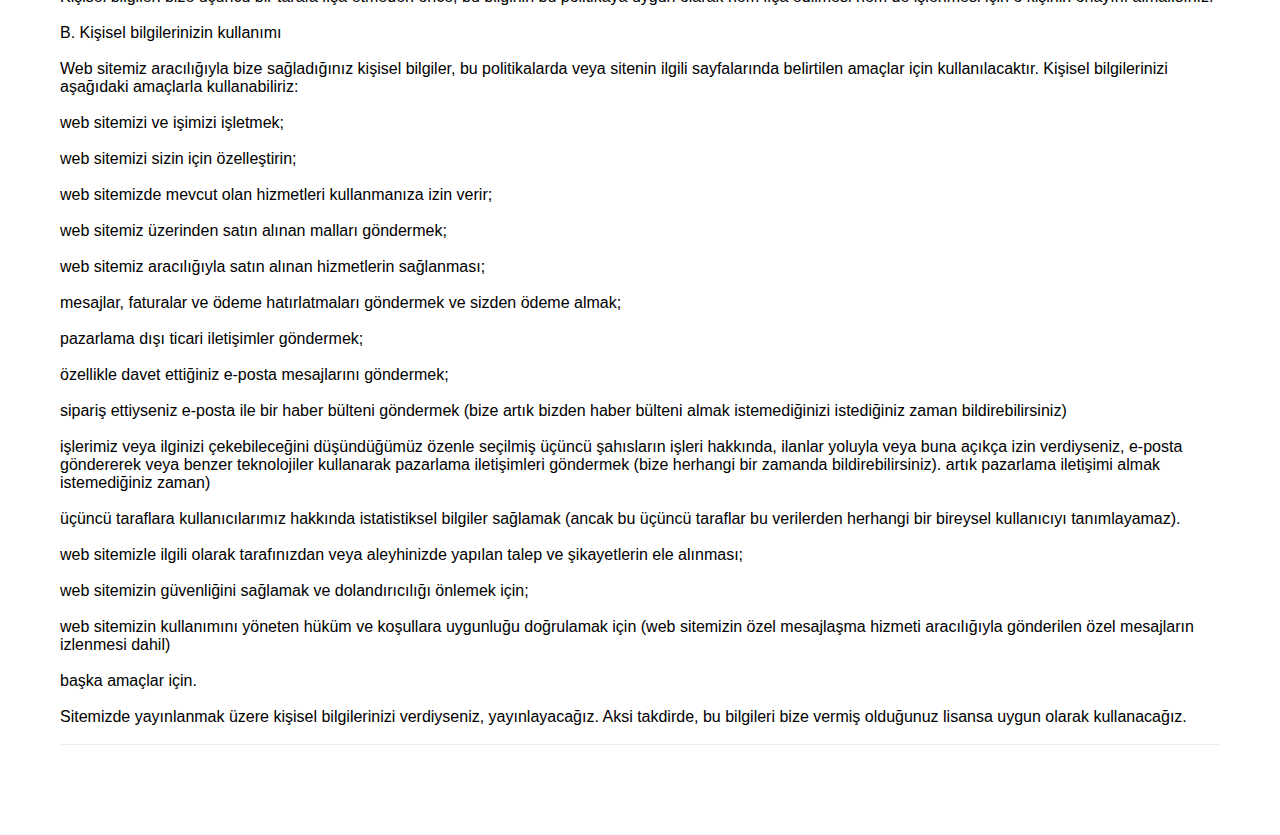
<file: policy.html>
<!DOCTYPE html>
<html>
<head>
    <meta charset="utf-8"/>
    <meta http-equiv="Content-Type" content="text/html; charset=utf-8"/>
    <meta name="viewport" content="width=device-width, initial-scale=1.0"/> <!--metatextblock--> <title>Fish Duel - En
    İyi Pin-Up Balık Tutma Deneyimi</title>
    <meta name="description"
          content="Balık tutmanın heyecanını ve rekabetin adrenalini bir araya getiren Fish Duel, size pin-up tarzında eşsiz bir balıkçılık deneyimi sunuyor. "/>
    <meta property="og:url" content="page56588405.html"/>
    <meta property="og:title" content="Fish Duel - En İyi Pin-Up Balık Tutma Deneyimi"/>
    <meta property="og:description"
          content="Balık tutmanın heyecanını ve rekabetin adrenalini bir araya getiren Fish Duel, size pin-up tarzında eşsiz bir balıkçılık deneyimi sunuyor. "/>
    <meta property="og:type" content="website"/>
    <meta property="og:image" content="images/tild6339-6563-4937-b735-326430343964___19.png"/>
    <link rel="canonical" href="index.html"> <!--/metatextblock-->
    <meta name="format-detection" content="telephone=no"/>
    <meta http-equiv="x-dns-prefetch-control" content="on">
    <link rel="dns-prefetch" href="https://ws.tildacdn.com">
    <link rel="apple-touch-icon" sizes="180x180" href="favicon/apple-touch-icon.png">
    <link rel="icon" type="image/png" sizes="32x32" href="favicon/favicon-48x48.png">
    <link rel="manifest" href="favicon/site.webmanifest"> <!-- Assets -->
    <script src="https://neo.tildacdn.com/js/tilda-fallback-1.0.min.js" async charset="utf-8"></script>
    <link rel="stylesheet" href="css/tilda-grid-3.0.min.css" type="text/css" media="all" onerror="this.loaderr='y';"/>
    <link rel="stylesheet" href="css/tilda-blocks-page56588405.min.css?t=1729255779" type="text/css" media="all"
          onerror="this.loaderr='y';"/>
    <link rel="stylesheet" href="css/tilda-slds-1.4.min.css" type="text/css" media="print" onload="this.media='all';"
          onerror="this.loaderr='y';"/>
    <noscript>
        <link rel="stylesheet" href="css/tilda-slds-1.4.min.css" type="text/css" media="all"/>
    </noscript>
    <link rel="stylesheet" href="css/fonts-tildasans.css" type="text/css" media="all" onerror="this.loaderr='y';"/>
    <script nomodule src="js/tilda-polyfill-1.0.min.js" charset="utf-8"></script>
    <script type="text/javascript">function t_onReady(func) {
        if (document.readyState != 'loading') {
            func();
        } else {
            document.addEventListener('DOMContentLoaded', func);
        }
    }

    function t_onFuncLoad(funcName, okFunc, time) {
        if (typeof window[funcName] === 'function') {
            okFunc();
        } else {
            setTimeout(function () {
                t_onFuncLoad(funcName, okFunc, time);
            }, (time || 100));
        }
    }</script>
    <script src="js/tilda-scripts-3.0.min.js" charset="utf-8" defer onerror="this.loaderr='y';"></script>
    <script src="js/tilda-blocks-page56588405.min.js?t=1729255779" charset="utf-8" async
            onerror="this.loaderr='y';"></script>
    <script src="js/lazyload-1.3.min.export.js" charset="utf-8" async onerror="this.loaderr='y';"></script>
    <script src="js/tilda-menu-1.0.min.js" charset="utf-8" async onerror="this.loaderr='y';"></script>
    <script src="js/tilda-slds-1.4.min.js" charset="utf-8" async onerror="this.loaderr='y';"></script>
    <script src="js/hammer.min.js" charset="utf-8" async onerror="this.loaderr='y';"></script>
    <script src="js/tilda-skiplink-1.0.min.js" charset="utf-8" async onerror="this.loaderr='y';"></script>
    <script src="js/tilda-events-1.0.min.js" charset="utf-8" async onerror="this.loaderr='y';"></script>
    <script type="text/javascript">window.dataLayer = window.dataLayer || [];</script>
    <script type="text/javascript">(function () {
        if ((/bot|google|yandex|baidu|bing|msn|duckduckbot|teoma|slurp|crawler|spider|robot|crawling|facebook/i.test(navigator.userAgent)) === false && typeof (sessionStorage) != 'undefined' && sessionStorage.getItem('visited') !== 'y' && document.visibilityState) {
            var style = document.createElement('style');
            style.type = 'text/css';
            style.innerHTML = '@media screen and (min-width: 980px) {.t-records {opacity: 0;}.t-records_animated {-webkit-transition: opacity ease-in-out .2s;-moz-transition: opacity ease-in-out .2s;-o-transition: opacity ease-in-out .2s;transition: opacity ease-in-out .2s;}.t-records.t-records_visible {opacity: 1;}}';
            document.getElementsByTagName('head')[0].appendChild(style);

            function t_setvisRecs() {
                var alr = document.querySelectorAll('.t-records');
                Array.prototype.forEach.call(alr, function (el) {
                    el.classList.add("t-records_animated");
                });
                setTimeout(function () {
                    Array.prototype.forEach.call(alr, function (el) {
                        el.classList.add("t-records_visible");
                    });
                    sessionStorage.setItem("visited", "y");
                }, 400);
            }

            document.addEventListener('DOMContentLoaded', t_setvisRecs);
        }
    })();</script>
</head>
<body class="t-body" style="margin:0;"> <!--allrecords-->
<div id="allrecords" data-tilda-export="yes" class="t-records" data-hook="blocks-collection-content-node"
     data-tilda-project-id="10581919" data-tilda-page-id="54797911"
     data-tilda-formskey="9717782c923daea6bb947eae10581919" data-tilda-cookie="no" data-tilda-lazy="yes"
     data-tilda-project-lang="EN" data-tilda-root-zone="one">
    <div id="rec797620690" class="r t-rec t-rec_pt_45 t-rec_pb_90" style="padding-top:45px;padding-bottom:90px; "
         data-animationappear="off" data-record-type="585"><!-- T585 -->
        <div class="t585">
            <div class="t-container">
                <div class="t-col t-col_12 ">
                    <div class="t585__accordion" data-accordion="false" data-scroll-to-expanded="false">
                        <div class="t585__wrapper">
                            <div class="t585__header t585__opened" style="border-top: 1px solid #eee;margin-bottom: 30px;">
                                <span class="t585__title t-name t-name_xl" field="li_title__4303175426422"><strong
                                        style="color: rgb(158, 13, 65);">Privacy policy</strong></span><span
                                    class="t585__circle" style="background-color: #eee;"></span></span>
                            </div>
                            <div class="t585__content"
                                 id="accordion1_797620690"
                                 style="display:block">
                                <div class="t585__textwrapper">
                                    <div class="t585__text t-descr t-descr_xs" field="li_descr__4303175426422">1.
                                        İşlenmiş veriler<br/>1.1. Siteyi kullanarak kişisel verilerinizi
                                        toplamıyoruz.<br/><br/>1.2. Sitede toplanan tüm veriler anonimleştirilmiş bir
                                        biçimde sağlanır ve alınır (bundan böyle “Anonim Veriler” olarak
                                        anılacaktır).<br/><br/>1.3. Anonim veriler, sizi tanımlamayan aşağıdaki
                                        bilgileri içerir:<br/><br/>1.3.1. İsim veya telefon numarası ve/veya e-posta
                                        adresi dahil olmak üzere Sitenin çevrimiçi formlarını ve program modüllerini
                                        kullanarak kendiniz hakkında sağladığınız bilgiler.<br/><br/>1.3.2.
                                        Kullandığınız yazılımın ayarlarına bağlı olarak otomatik modda anonimleştirilmiş
                                        biçimde aktarılan veriler.<br/><br/>1.4. Yönetim, Site kullanılarak toplanan
                                        Anonimleştirilmiş Kullanıcı Verilerinin bileşimi için gereksinimler belirleme
                                        hakkına sahiptir.<br/><br/>1.5. Belirli bilgiler zorunlu olarak
                                        işaretlenmemişse, sağlanması veya ifşası Kullanıcı tarafından kendi takdirine
                                        bağlı olarak ve kendi inisiyatifiyle gerçekleştirilir.<br/><br/>1.6. İdare,
                                        Kullanıcının iyi niyetle, ihtiyatlı davrandığına ve bu bilgileri güncel tutmak
                                        için her türlü çabayı gösterdiğine inanarak, sağlanan verilerin doğruluğunu ve
                                        Kullanıcının bu Politikaya uygun olarak işlenmesi için gerekli rızaya sahip olup
                                        olmadığını doğrulamaz ve kullanımı için gerekli tüm izinleri alın.<br/><br/>1.7.
                                        Sitede üçüncü taraf yazılım kullanma olasılığını kabul etmektesiniz, bunun
                                        sonucunda bu taraflar madde 1.3'te belirtilen verileri anonim bir biçimde alıp
                                        iletebilirler.<br/><br/>1.8. Üçüncü taraf yazılımı kullanarak anonimleştirilmiş
                                        veri toplamanın bileşimi ve koşulları, doğrudan telif hakkı sahipleri tarafından
                                        belirlenir ve şunları içerebilir:<br/><br/>1.9. İdare, Anonimleştirilmiş
                                        Kullanıcı Verilerinin üçüncü şahıslar tarafından kullanılması prosedüründen
                                        sorumlu değildir.<br/><br/>2. Veri işlemenin amaçları<br/>2.1. Yönetim, verileri
                                        aşağıdaki amaçlar için kullanır:<br/><br/>2.1.1. Gelen taleplerin işlenmesi ve
                                        Kullanıcı ile iletişim;<br/><br/>2.1.2. Reklam ve bilgi materyallerinin dağıtımı
                                        dahil bilgi hizmeti;<br/><br/>2.1.3. Pazarlama, istatistik ve diğer
                                        araştırmaları yapmak;<br/><br/>2.1.4. Sitedeki reklam materyallerini
                                        hedefleme.<br/><br/>3. Veri koruma gereksinimleri<br/>3.1. Yönetim, verileri
                                        depolar ve dahili kural ve düzenlemelere uygun olarak yetkisiz erişime ve
                                        dağıtıma karşı korunmalarını sağlar.<br/><br/>3.2. Kullanıcı tarafından kamuya
                                        açıklanmadıkça ve ayrıca Sitede kullanılan üçüncü şahısların teknoloji ve
                                        yazılımlarının veya Kullanıcı tarafından kullanılan yazılımın ayarlarının açık
                                        bir değişime izin vermemesi haricinde alınan verilerle ilgili olarak gizlilik
                                        korunur. bu kişiler ve/veya diğer internet katılımcıları ve kullanıcıları
                                        ile.<br/><br/>3.3. Yönetim, iş kalitesini artırmak amacıyla, Site kullanımı
                                        kapsamında Kullanıcı tarafından gerçekleştirilen işlemlere ilişkin günlük
                                        dosyalarını 1 (Bir) yıl süreyle saklama hakkına sahiptir.A. Giriş<br/><br/>1.
                                        Web sitemizin kullanıcılarının gizliliği bizim için çok önemlidir ve onu korumak
                                        için her türlü çabayı gösteririz. Bu politika, kişisel bilgilerinizi nasıl
                                        kullandığımızı açıklar.<br/><br/>2. Bu Politikanın hükümlerine uygun olarak web
                                        sitemizi ilk ziyaretinizde çerez kullanımımızı kabul ederek, bir sonraki
                                        ziyaretinizde çerez kullanmamıza izin vermiş olursunuz.<br/><br/>B. Kişisel
                                        verilerin toplanması<br/><br/>Aşağıdaki kişisel veri türleri toplanmaya,
                                        saklanmaya ve kullanıma tabidir:<br/><br/>IP adresiniz, coğrafi konumunuz,
                                        tarayıcı türünüz ve sürümünüz ve işletim sisteminiz dahil olmak üzere
                                        bilgisayarınızla ilgili bilgiler;<br/><br/>Yönlendirme kaynakları, ziyaret
                                        süreleri, görüntülenen sayfalar ve site gezinme yolları dahil olmak üzere bu
                                        siteyi ziyaretiniz ve kullanımınızla ilgili bilgiler;<br/><br/>Sitemize
                                        kaydolmak için kullandığınız e-posta adresi ile ilgili bilgiler;<br/><br/>Sitemizde
                                        profil oluştururken girdiğiniz adınız, profil resminiz, cinsiyetiniz, doğum
                                        tarihiniz, medeni durumunuz, hobileriniz ve ilgi alanlarınız, eğitiminiz ve iş
                                        yeriniz gibi bilgiler;<br/><br/>E-postalarımıza ve/veya haber bültenlerimize
                                        abone olduğunuzda sağladığınız adınız ve e-posta adresiniz gibi
                                        bilgiler;<br/><br/>Sitemizdeki hizmetleri kullanırken girdiğiniz
                                        bilgiler;<br/><br/>Kullanım zamanı, sıklığı ve koşulları hakkında bilgiler de
                                        dahil olmak üzere sitemizi kullandığınızda oluşturulan bilgiler;<br/><br/>Adınız,
                                        adresiniz, telefon numaranız, e-posta adresiniz ve kredi kartı bilgileriniz
                                        dahil olmak üzere, web sitemiz aracılığıyla tarafınızca yapılan tüm satın
                                        alımlarınız, kullandığınız hizmetler veya yaptığınız işlemlerle ilgili bilgiler;<br/><br/>Kullanıcı
                                        adınız, profil resminiz ve gönderinizin içeriği dahil olmak üzere, çevrimiçi
                                        yayınlamak amacıyla sitemizde yayınladığınız bilgiler;<br/><br/>Mesajın içeriği
                                        ve verilerin amacı dahil olmak üzere bize e-posta veya web sitemiz aracılığıyla
                                        gönderdiğiniz herhangi bir iletişimde yer alan bilgiler;<br/><br/>Bize
                                        gönderdiğiniz diğer kişisel bilgiler.<br/><br/>Kişisel bilgileri bize üçüncü bir
                                        tarafa ifşa etmeden önce, bu bilginin bu politikaya uygun olarak hem ifşa
                                        edilmesi hem de işlenmesi için o kişinin onayını almalısınız.<br/><br/>Kişisel
                                        bilgileri bize üçüncü bir tarafa ifşa etmeden önce, bu bilginin bu politikaya
                                        uygun olarak hem ifşa edilmesi hem de işlenmesi için o kişinin onayını
                                        almalısınız.<br/><br/>B. Kişisel bilgilerinizin kullanımı<br/><br/>Web sitemiz
                                        aracılığıyla bize sağladığınız kişisel bilgiler, bu politikalarda veya sitenin
                                        ilgili sayfalarında belirtilen amaçlar için kullanılacaktır. Kişisel
                                        bilgilerinizi aşağıdaki amaçlarla kullanabiliriz:<br/><br/>web sitemizi ve
                                        işimizi işletmek;<br/><br/>web sitemizi sizin için özelleştirin;<br/><br/>web
                                        sitemizde mevcut olan hizmetleri kullanmanıza izin verir;<br/><br/>web sitemiz
                                        üzerinden satın alınan malları göndermek;<br/><br/>web sitemiz aracılığıyla
                                        satın alınan hizmetlerin sağlanması;<br/><br/>mesajlar, faturalar ve ödeme
                                        hatırlatmaları göndermek ve sizden ödeme almak;<br/><br/>pazarlama dışı ticari
                                        iletişimler göndermek;<br/><br/>özellikle davet ettiğiniz e-posta mesajlarını
                                        göndermek;<br/><br/>sipariş ettiyseniz e-posta ile bir haber bülteni göndermek
                                        (bize artık bizden haber bülteni almak istemediğinizi istediğiniz zaman
                                        bildirebilirsiniz)<br/><br/>işlerimiz veya ilginizi çekebileceğini düşündüğümüz
                                        özenle seçilmiş üçüncü şahısların işleri hakkında, ilanlar yoluyla veya buna
                                        açıkça izin verdiyseniz, e-posta göndererek veya benzer teknolojiler kullanarak
                                        pazarlama iletişimleri göndermek (bize herhangi bir zamanda bildirebilirsiniz).
                                        artık pazarlama iletişimi almak istemediğiniz zaman)<br/><br/>üçüncü taraflara
                                        kullanıcılarımız hakkında istatistiksel bilgiler sağlamak (ancak bu üçüncü
                                        taraflar bu verilerden herhangi bir bireysel kullanıcıyı
                                        tanımlayamaz).<br/><br/>web sitemizle ilgili olarak tarafınızdan veya
                                        aleyhinizde yapılan talep ve şikayetlerin ele alınması;<br/><br/>web sitemizin
                                        güvenliğini sağlamak ve dolandırıcılığı önlemek için;<br/><br/>web sitemizin
                                        kullanımını yöneten hüküm ve koşullara uygunluğu doğrulamak için (web sitemizin
                                        özel mesajlaşma hizmeti aracılığıyla gönderilen özel mesajların izlenmesi dahil)<br/><br/>başka
                                        amaçlar için.<br/><br/>Sitemizde yayınlanmak üzere kişisel bilgilerinizi
                                        verdiyseniz, yayınlayacağız. Aksi takdirde, bu bilgileri bize vermiş olduğunuz
                                        lisansa uygun olarak kullanacağız.<br/><br/></div>
                                </div>
                            </div>
                        </div>
                    </div>
                    <div class="t585__border" style="height: 1px; background-color: #eee;"></div>
                </div>
            </div>
        </div>
        <script>t_onReady(function () {
            t_onFuncLoad('t585_init', function () {
                t585_init('797620690');
            });
        });</script>
    </div>
</div><!--/allrecords-->
<script type="text/javascript">
window.tildastatcookie = 'no';
setTimeout(function () {
    (function (d, w, k, o, g) {
        var n = d.getElementsByTagName(o)[0], s = d.createElement(o), f = function () {
            n.parentNode.insertBefore(s, n);
        };
        s.type = "text/javascript";
        s.async = true;
        s.key = k;
        s.id = "tildastatscript";
        s.src = g;
        if (w.opera == "[object Opera]") {
            d.addEventListener("DOMContentLoaded", f, false);
        } else {
            f();
        }
    })(document, window, 'b21c9813a8a53cde931e9dfa61f56bbd', 'script', 'js/tilda-stat-1.0.min.js');
}, 2000);</script>
</body>
<script type="application/ld+json">
    {
        "@context": "https://schema.org",
        "@type": "Organization",
        "name": "Fish Duel - En İyi Pin-Up Balık Tutma Deneyimi",
        "url": "",
        "logo": "/favicon/favicon.ico"
    }
</script>
<script type="application/ld+json">
    {
        "@context": "https://schema.org",
        "@type": "WPHeader",
        "headline": "Fish Duel - En İyi Pin-Up Balık Tutma Deneyimi",
        "description": "Balık tutmanın heyecanını ve rekabetin adrenalini bir araya getiren Fish Duel, size pin-up tarzında eşsiz bir balıkçılık deneyimi sunuyor.",
        "publisher": {
            "@type": "Organization",
            "name": "Fish Duel - En İyi Pin-Up Balık Tutma Deneyimi",
            "logo": {
                "@type": "ImageObject",
                "url": "/favicon/favicon.ico"
            }
        }
    }
</script>
<script type="application/ld+json">
    {
        "@context": "https://schema.org",
        "@type": "WebPage",
        "name": "Fish Duel - En İyi Pin-Up Balık Tutma Deneyimi",
        "description": "Balık tutmanın heyecanını ve rekabetin adrenalini bir araya getiren Fish Duel, size pin-up tarzında eşsiz bir balıkçılık deneyimi sunuyor.",
        "publisher": {
            "@type": "Organization",
            "name": "Fish Duel - En İyi Pin-Up Balık Tutma Deneyimi"
        },
        "license": "A license document that applies to this content, typically indicated by URL"
    }
</script>
<script type="application/ld+json">
    {
        "@context": "https://schema.org",
        "@type": "SiteNavigationElement",
        "name": "Main Navigation",
        "url": "",
        "hasPart": [
            {
                "@type": "WebPage",
                "name": "Home",
                "url": ""
            },
            {
                "@type": "WebPage",
                "name": "Policy",
                "url": "/policy.html"
            },
            {
                "@type": "WebPage",
                "name": "Terms of Conditions",
                "url": "/terms.html"
            }
        ]
    }
</script>
</html>
</file>
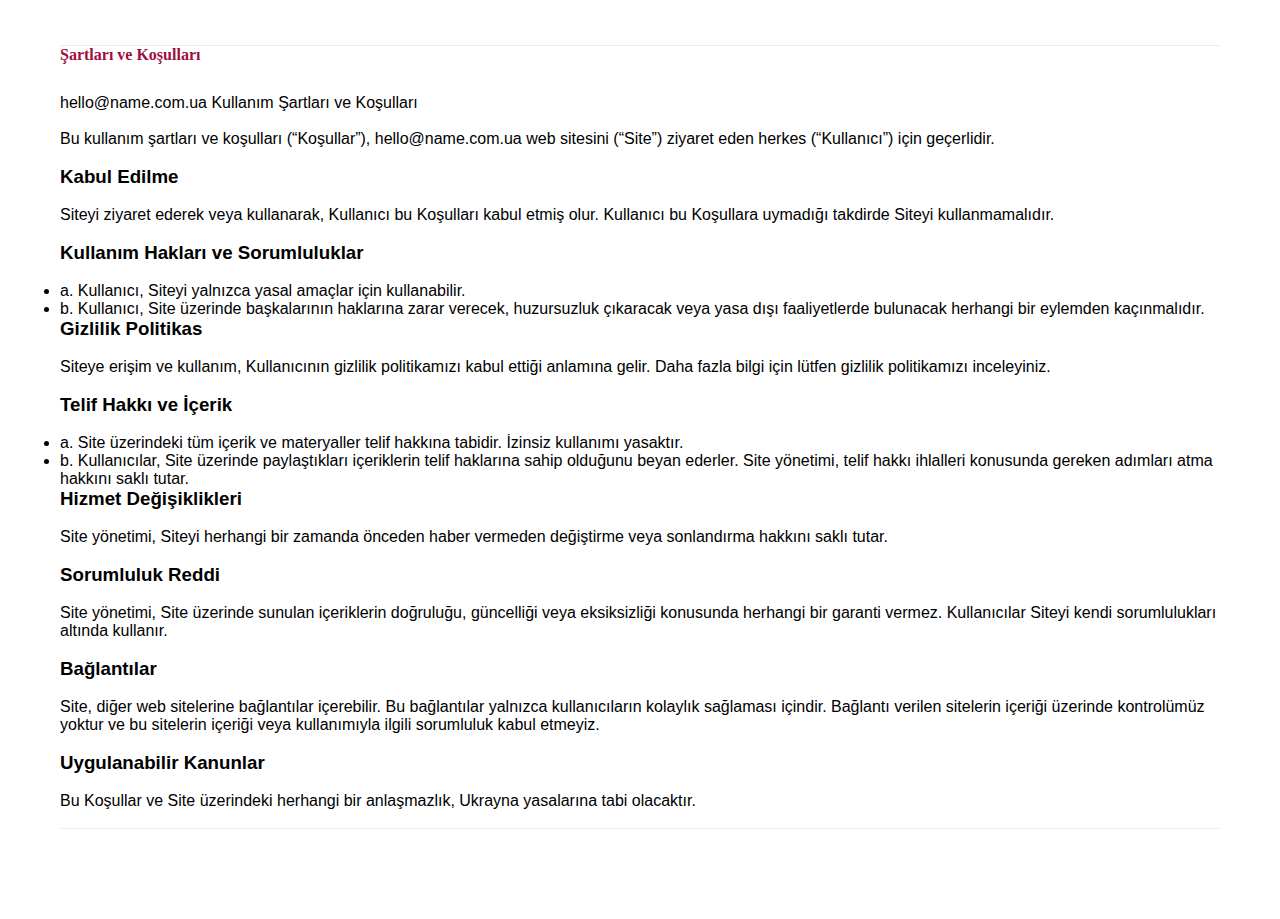
<file: terms.html>
<!DOCTYPE html>
<html>
<head>
    <meta charset="utf-8"/>
    <meta http-equiv="Content-Type" content="text/html; charset=utf-8"/>
    <meta name="viewport" content="width=device-width, initial-scale=1.0"/> <!--metatextblock--> <title>Fish Duel - En
    İyi Pin-Up Balık Tutma Deneyimi</title>
    <meta name="description"
          content="Balık tutmanın heyecanını ve rekabetin adrenalini bir araya getiren Fish Duel, size pin-up tarzında eşsiz bir balıkçılık deneyimi sunuyor. "/>
    <meta property="og:url" content="page56588405.html"/>
    <meta property="og:title" content="Fish Duel - En İyi Pin-Up Balık Tutma Deneyimi"/>
    <meta property="og:description"
          content="Balık tutmanın heyecanını ve rekabetin adrenalini bir araya getiren Fish Duel, size pin-up tarzında eşsiz bir balıkçılık deneyimi sunuyor. "/>
    <meta property="og:type" content="website"/>
    <meta property="og:image" content="images/tild6339-6563-4937-b735-326430343964___19.png"/>
    <link rel="canonical" href="index.html"> <!--/metatextblock-->
    <meta name="format-detection" content="telephone=no"/>
    <meta http-equiv="x-dns-prefetch-control" content="on">
    <link rel="dns-prefetch" href="https://ws.tildacdn.com">
    <link rel="apple-touch-icon" sizes="180x180" href="favicon/apple-touch-icon.png">
    <link rel="icon" type="image/png" sizes="32x32" href="favicon/favicon-48x48.png">
    <link rel="manifest" href="favicon/site.webmanifest"> <!-- Assets -->
    <script src="https://neo.tildacdn.com/js/tilda-fallback-1.0.min.js" async charset="utf-8"></script>
    <link rel="stylesheet" href="css/tilda-grid-3.0.min.css" type="text/css" media="all" onerror="this.loaderr='y';"/>
    <link rel="stylesheet" href="css/tilda-blocks-page56588405.min.css?t=1729255779" type="text/css" media="all"
          onerror="this.loaderr='y';"/>
    <link rel="stylesheet" href="css/tilda-slds-1.4.min.css" type="text/css" media="print" onload="this.media='all';"
          onerror="this.loaderr='y';"/>
    <noscript>
        <link rel="stylesheet" href="css/tilda-slds-1.4.min.css" type="text/css" media="all"/>
    </noscript>
    <link rel="stylesheet" href="css/fonts-tildasans.css" type="text/css" media="all" onerror="this.loaderr='y';"/>
    <script nomodule src="js/tilda-polyfill-1.0.min.js" charset="utf-8"></script>
    <script type="text/javascript">function t_onReady(func) {
        if (document.readyState != 'loading') {
            func();
        } else {
            document.addEventListener('DOMContentLoaded', func);
        }
    }

    function t_onFuncLoad(funcName, okFunc, time) {
        if (typeof window[funcName] === 'function') {
            okFunc();
        } else {
            setTimeout(function () {
                t_onFuncLoad(funcName, okFunc, time);
            }, (time || 100));
        }
    }</script>
    <script src="js/tilda-scripts-3.0.min.js" charset="utf-8" defer onerror="this.loaderr='y';"></script>
    <script src="js/tilda-blocks-page56588405.min.js?t=1729255779" charset="utf-8" async
            onerror="this.loaderr='y';"></script>
    <script src="js/lazyload-1.3.min.export.js" charset="utf-8" async onerror="this.loaderr='y';"></script>
    <script src="js/tilda-menu-1.0.min.js" charset="utf-8" async onerror="this.loaderr='y';"></script>
    <script src="js/tilda-slds-1.4.min.js" charset="utf-8" async onerror="this.loaderr='y';"></script>
    <script src="js/hammer.min.js" charset="utf-8" async onerror="this.loaderr='y';"></script>
    <script src="js/tilda-skiplink-1.0.min.js" charset="utf-8" async onerror="this.loaderr='y';"></script>
    <script src="js/tilda-events-1.0.min.js" charset="utf-8" async onerror="this.loaderr='y';"></script>
    <script type="text/javascript">window.dataLayer = window.dataLayer || [];</script>
    <script type="text/javascript">(function () {
        if ((/bot|google|yandex|baidu|bing|msn|duckduckbot|teoma|slurp|crawler|spider|robot|crawling|facebook/i.test(navigator.userAgent)) === false && typeof (sessionStorage) != 'undefined' && sessionStorage.getItem('visited') !== 'y' && document.visibilityState) {
            var style = document.createElement('style');
            style.type = 'text/css';
            style.innerHTML = '@media screen and (min-width: 980px) {.t-records {opacity: 0;}.t-records_animated {-webkit-transition: opacity ease-in-out .2s;-moz-transition: opacity ease-in-out .2s;-o-transition: opacity ease-in-out .2s;transition: opacity ease-in-out .2s;}.t-records.t-records_visible {opacity: 1;}}';
            document.getElementsByTagName('head')[0].appendChild(style);

            function t_setvisRecs() {
                var alr = document.querySelectorAll('.t-records');
                Array.prototype.forEach.call(alr, function (el) {
                    el.classList.add("t-records_animated");
                });
                setTimeout(function () {
                    Array.prototype.forEach.call(alr, function (el) {
                        el.classList.add("t-records_visible");
                    });
                    sessionStorage.setItem("visited", "y");
                }, 400);
            }

            document.addEventListener('DOMContentLoaded', t_setvisRecs);
        }
    })();</script>
</head>
<body class="t-body" style="margin:0;"> <!--allrecords-->
<div id="allrecords" data-tilda-export="yes" class="t-records" data-hook="blocks-collection-content-node"
     data-tilda-project-id="10581919" data-tilda-page-id="54797911"
     data-tilda-formskey="9717782c923daea6bb947eae10581919" data-tilda-cookie="no" data-tilda-lazy="yes"
     data-tilda-project-lang="EN" data-tilda-root-zone="one">
    <div id="rec797620690" class="r t-rec t-rec_pt_45 t-rec_pb_90" style="padding-top:45px;padding-bottom:90px; "
         data-animationappear="off" data-record-type="585"><!-- T585 -->
        <div class="t585">
            <div class="t-container">
                <div class="t-col t-col_12 ">
                    <div class="t585__accordion" data-accordion="false" data-scroll-to-expanded="false">
                        <div class="t585__wrapper">
                            <div class="t585__header t585__opened" style="border-top: 1px solid #eee;margin-bottom: 30px;">
                                <span class="t585__title t-name t-name_xl" field="li_title__4303175426422"><strong
                                        style="color: rgb(158, 13, 65);">Şartları ve Koşulları</strong></span><span
                                    class="t585__circle" style="background-color: #eee;"></span></span>
                            </div>
                            <div class="t585__content"
                                 id="accordion1_797620690"
                                 style="display:block">
                                <div class="t585__textwrapper">
                                    <div class="t585__text t-descr t-descr_xs" field="li_descr__4303175426422">
                                        <p>hello@name.com.ua Kullanım Şartları ve Koşulları</p><br/>
                                        <p>Bu kullanım şartları ve koşulları (“Koşullar”), hello@name.com.ua web sitesini (“Site”) ziyaret eden herkes (“Kullanıcı”) için geçerlidir.</p><br/>
                                        <h3>Kabul Edilme</h3><br/>
                                        <p>Siteyi ziyaret ederek veya kullanarak, Kullanıcı bu Koşulları kabul etmiş olur. Kullanıcı bu Koşullara uymadığı takdirde Siteyi kullanmamalıdır.</p><br/>
                                        <h3>Kullanım Hakları ve Sorumluluklar</h3><br/>
                                        <li>a. Kullanıcı, Siteyi yalnızca yasal amaçlar için kullanabilir.</li>
                                        <li>b. Kullanıcı, Site üzerinde başkalarının haklarına zarar verecek, huzursuzluk çıkaracak veya yasa dışı faaliyetlerde bulunacak herhangi bir eylemden kaçınmalıdır.</li>
                                        <h3>Gizlilik Politikas</h3><br/>
                                        <p>Siteye erişim ve kullanım, Kullanıcının gizlilik politikamızı kabul ettiği anlamına gelir. Daha fazla bilgi için lütfen gizlilik politikamızı inceleyiniz.</p><br/>
                                        <h3>Telif Hakkı ve İçerik</h3><br/>
                                        <li>a. Site üzerindeki tüm içerik ve materyaller telif hakkına tabidir. İzinsiz kullanımı yasaktır.</li>
                                        <li>b. Kullanıcılar, Site üzerinde paylaştıkları içeriklerin telif haklarına sahip olduğunu beyan ederler. Site yönetimi, telif hakkı ihlalleri konusunda gereken adımları atma hakkını saklı tutar.</li>
                                        <h3>Hizmet Değişiklikleri</h3><br/>
                                        <p>Site yönetimi, Siteyi herhangi bir zamanda önceden haber vermeden değiştirme veya sonlandırma hakkını saklı tutar.</p><br/>
                                        <h3>Sorumluluk Reddi</h3><br/>
                                        <p>Site yönetimi, Site üzerinde sunulan içeriklerin doğruluğu, güncelliği veya eksiksizliği konusunda herhangi bir garanti vermez. Kullanıcılar Siteyi kendi sorumlulukları altında kullanır.</p><br/>
                                        <h3>Bağlantılar</h3><br/>
                                        <p>Site, diğer web sitelerine bağlantılar içerebilir. Bu bağlantılar yalnızca kullanıcıların kolaylık sağlaması içindir. Bağlantı verilen sitelerin içeriği üzerinde kontrolümüz yoktur ve bu sitelerin içeriği veya kullanımıyla ilgili sorumluluk kabul etmeyiz.</p><br/>
                                        <h3>Uygulanabilir Kanunlar</h3><br/>
                                        <p>Bu Koşullar ve Site üzerindeki herhangi bir anlaşmazlık, Ukrayna yasalarına tabi olacaktır.</p><br/>
                                    </div>
                                </div>
                            </div>
                        </div>
                    </div>
                    <div class="t585__border" style="height: 1px; background-color: #eee;"></div>
                </div>
            </div>
        </div>
        <script>t_onReady(function () {
            t_onFuncLoad('t585_init', function () {
                t585_init('797620690');
            });
        });</script>
    </div>
</div><!--/allrecords-->
<script type="text/javascript">
window.tildastatcookie = 'no';
setTimeout(function () {
    (function (d, w, k, o, g) {
        var n = d.getElementsByTagName(o)[0], s = d.createElement(o), f = function () {
            n.parentNode.insertBefore(s, n);
        };
        s.type = "text/javascript";
        s.async = true;
        s.key = k;
        s.id = "tildastatscript";
        s.src = g;
        if (w.opera == "[object Opera]") {
            d.addEventListener("DOMContentLoaded", f, false);
        } else {
            f();
        }
    })(document, window, 'b21c9813a8a53cde931e9dfa61f56bbd', 'script', 'js/tilda-stat-1.0.min.js');
}, 2000);</script>
</body>
<script type="application/ld+json">
    {
        "@context": "https://schema.org",
        "@type": "Organization",
        "name": "Fish Duel - En İyi Pin-Up Balık Tutma Deneyimi",
        "url": "",
        "logo": "/favicon/favicon.ico"
    }
</script>
<script type="application/ld+json">
    {
        "@context": "https://schema.org",
        "@type": "WPHeader",
        "headline": "Fish Duel - En İyi Pin-Up Balık Tutma Deneyimi",
        "description": "Balık tutmanın heyecanını ve rekabetin adrenalini bir araya getiren Fish Duel, size pin-up tarzında eşsiz bir balıkçılık deneyimi sunuyor.",
        "publisher": {
            "@type": "Organization",
            "name": "Fish Duel - En İyi Pin-Up Balık Tutma Deneyimi",
            "logo": {
                "@type": "ImageObject",
                "url": "/favicon/favicon.ico"
            }
        }
    }
</script>
<script type="application/ld+json">
    {
        "@context": "https://schema.org",
        "@type": "WebPage",
        "name": "Fish Duel - En İyi Pin-Up Balık Tutma Deneyimi",
        "description": "Balık tutmanın heyecanını ve rekabetin adrenalini bir araya getiren Fish Duel, size pin-up tarzında eşsiz bir balıkçılık deneyimi sunuyor.",
        "publisher": {
            "@type": "Organization",
            "name": "Fish Duel - En İyi Pin-Up Balık Tutma Deneyimi"
        },
        "license": "A license document that applies to this content, typically indicated by URL"
    }
</script>
<script type="application/ld+json">
    {
        "@context": "https://schema.org",
        "@type": "SiteNavigationElement",
        "name": "Main Navigation",
        "url": "",
        "hasPart": [
            {
                "@type": "WebPage",
                "name": "Home",
                "url": ""
            },
            {
                "@type": "WebPage",
                "name": "Policy",
                "url": "/policy.html"
            },
            {
                "@type": "WebPage",
                "name": "Terms of Conditions",
                "url": "/terms.html"
            }
        ]
    }
</script>
</html>
</file>
<file: css/fonts-tildasans.css>
@font-face {
  font-family: 'TildaSans';
  font-style: normal;
  font-weight: 250 1000;
  src: url('https://static.tildacdn.com/fonts/tildasans/TildaSans-VF.woff2') format('woff2-variations'),
       url('https://static.tildacdn.com/fonts/tildasans/TildaSans-VF.woff') format('woff-variations');     
}
@font-face {
  font-family: 'TildaSans';
  font-style: normal;
  font-weight: 300;
  src: url('https://static.tildacdn.com/fonts/tildasans/TildaSans-Light.eot');
  src: url('https://static.tildacdn.com/fonts/tildasans/TildaSans-Light.eot?#iefix') format('embedded-opentype'),
       url('https://static.tildacdn.com/fonts/tildasans/TildaSans-VF.woff2') format('woff2-variations'),
       url('https://static.tildacdn.com/fonts/tildasans/TildaSans-VF.woff') format('woff-variations'),
       url('https://static.tildacdn.com/fonts/tildasans/TildaSans-Light.woff2') format('woff2'),
       url('https://static.tildacdn.com/fonts/tildasans/TildaSans-Light.woff') format('woff');
}
@font-face {
  font-family: 'TildaSans';
  font-style: normal;
  font-weight: 400;
  src: url('https://static.tildacdn.com/fonts/tildasans/TildaSans-Regular.eot');
  src: url('https://static.tildacdn.com/fonts/tildasans/TildaSans-Regular.eot?#iefix') format('embedded-opentype'),
       url('https://static.tildacdn.com/fonts/tildasans/TildaSans-VF.woff2') format('woff2-variations'),
       url('https://static.tildacdn.com/fonts/tildasans/TildaSans-VF.woff') format('woff-variations'),  
       url('https://static.tildacdn.com/fonts/tildasans/TildaSans-Regular.woff2') format('woff2'),
       url('https://static.tildacdn.com/fonts/tildasans/TildaSans-Regular.woff') format('woff');
}
@font-face {
  font-family: 'TildaSans';
  font-style: normal;
  font-weight: 500;
  src: url('https://static.tildacdn.com/fonts/tildasans/TildaSans-Medium.eot');
  src: url('https://static.tildacdn.com/fonts/tildasans/TildaSans-Medium.eot?#iefix') format('embedded-opentype'),
       url('https://static.tildacdn.com/fonts/tildasans/TildaSans-VF.woff2') format('woff2-variations'),
       url('https://static.tildacdn.com/fonts/tildasans/TildaSans-VF.woff') format('woff-variations'),  
       url('https://static.tildacdn.com/fonts/tildasans/TildaSans-Medium.woff2') format('woff2'),
       url('https://static.tildacdn.com/fonts/tildasans/TildaSans-Medium.woff') format('woff');
}
@font-face {
  font-family: 'TildaSans';
  font-style: normal;
  font-weight: 600;
  src: url('https://static.tildacdn.com/fonts/tildasans/TildaSans-Semibold.eot');
  src: url('https://static.tildacdn.com/fonts/tildasans/TildaSans-Semibold.eot?#iefix') format('embedded-opentype'),
       url('https://static.tildacdn.com/fonts/tildasans/TildaSans-VF.woff2') format('woff2-variations'),
       url('https://static.tildacdn.com/fonts/tildasans/TildaSans-VF.woff') format('woff-variations'),  
       url('https://static.tildacdn.com/fonts/tildasans/TildaSans-Semibold.woff2') format('woff2'),
       url('https://static.tildacdn.com/fonts/tildasans/TildaSans-Semibold.woff') format('woff');
}
@font-face {
  font-family: 'TildaSans';
  font-style: normal;
  font-weight: 700;
  src: url('https://static.tildacdn.com/fonts/tildasans/TildaSans-Bold.eot');
  src: url('https://static.tildacdn.com/fonts/tildasans/TildaSans-Bold.eot?#iefix') format('embedded-opentype'),
       url('https://static.tildacdn.com/fonts/tildasans/TildaSans-VF.woff2') format('woff2-variations'),
       url('https://static.tildacdn.com/fonts/tildasans/TildaSans-VF.woff') format('woff-variations'),  
       url('https://static.tildacdn.com/fonts/tildasans/TildaSans-Bold.woff2') format('woff2'),
       url('https://static.tildacdn.com/fonts/tildasans/TildaSans-Bold.woff') format('woff');
}
@font-face {
  font-family: 'TildaSans';
  font-style: normal;
  font-weight: 800;
  src: url('https://static.tildacdn.com/fonts/tildasans/TildaSans-Extrabold.eot');
  src: url('https://static.tildacdn.com/fonts/tildasans/TildaSans-Extrabold.eot?#iefix') format('embedded-opentype'),
       url('https://static.tildacdn.com/fonts/tildasans/TildaSans-VF.woff2') format('woff2-variations'),
       url('https://static.tildacdn.com/fonts/tildasans/TildaSans-VF.woff') format('woff-variations'),  
       url('https://static.tildacdn.com/fonts/tildasans/TildaSans-Extrabold.woff2') format('woff2'),
       url('https://static.tildacdn.com/fonts/tildasans/TildaSans-Extrabold.woff') format('woff');
}
@font-face {
  font-family: 'TildaSans';
  font-style: normal;
  font-weight: 900;
  src: url('https://static.tildacdn.com/fonts/tildasans/TildaSans-Black.eot');
  src: url('https://static.tildacdn.com/fonts/tildasans/TildaSans-Black.eot?#iefix') format('embedded-opentype'),
       url('https://static.tildacdn.com/fonts/tildasans/TildaSans-VF.woff2') format('woff2-variations'),
       url('https://static.tildacdn.com/fonts/tildasans/TildaSans-VF.woff') format('woff-variations'),  
       url('https://static.tildacdn.com/fonts/tildasans/TildaSans-Black.woff2') format('woff2'),
       url('https://static.tildacdn.com/fonts/tildasans/TildaSans-Black.woff') format('woff');
}
</file>
<file: css/tilda-grid-3.0.min.css>
*,*:before,*:after{-webkit-box-sizing:content-box;-moz-box-sizing:content-box;box-sizing:content-box}div,span,h1,h2,h3,h4,h5,h6,p,blockquote,pre,a,code,img,b,u,i,center,table,tr,th,td,video{margin:0;padding:0;border:0}sup{line-height:0;font-size:smaller;vertical-align:super}sub{line-height:0;font-size:smaller;vertical-align:sub}.t-clear{clear:both}.t-row{margin:0}.t-container{margin-left:auto;margin-right:auto;width:100%;max-width:1200px;padding:0}.t-container.flexx{display:-webkit-box;display:-moz-box;display:-ms-flexbox;display:-webkit-flex;display:flex}.t-container_flex{display:-webkit-box;display:-moz-box;display:-ms-flexbox;display:-webkit-flex;display:flex}.t-container_100{width:100%;padding:0}.t-container_10{margin-left:auto;margin-right:auto;width:100%;max-width:1000px;padding:0}.t-container_8{margin-left:auto;margin-right:auto;width:100%;max-width:800px;padding:0}.t-container:before,.t-container:after,.t-container_10:before,.t-container_10:after,.t-container_8:before,.t-container_8:after,.t-container_100:before,.t-container_100:after{display:table;content:" ";width:0}.t-container:after,.t-container_10:after,.t-container_8:after,.t-container_100:after{clear:both}.t-col{display:inline;float:left;margin-left:20px;margin-right:20px;width:100%}.t-col.flexx{align-items:stretch;height:inherit;margin-top:auto;margin-bottom:auto}.t-col_flex{align-items:stretch;height:inherit;margin-top:auto;margin-bottom:auto}.t-col_1{max-width:60px}.t-col_2{max-width:160px}.t-col_3{max-width:260px}.t-col_4{max-width:360px}.t-col_5{max-width:460px}.t-col_6{max-width:560px}.t-col_7{max-width:660px}.t-col_8{max-width:760px}.t-col_9{max-width:860px}.t-col_10{max-width:960px}.t-col_11{max-width:1060px}.t-col_12{max-width:1160px}.t-col_100{max-width:100vw}.t-prefix_1{padding-left:100px}.t-prefix_2{padding-left:200px}.t-prefix_3{padding-left:300px}.t-prefix_4{padding-left:400px}.t-prefix_5{padding-left:500px}.t-prefix_6{padding-left:600px}.t-prefix_7{padding-left:700px}.t-prefix_8{padding-left:800px}.t-prefix_9{padding-left:900px}.t-prefix_10{padding-left:1000px}.t-prefix_11{padding-left:1100px}.t-prefix_12{padding-left:1200px}.t-width{width:100%}.t-width_1{max-width:60px}.t-width_2{max-width:160px}.t-width_3{max-width:260px}.t-width_4{max-width:360px}.t-width_5{max-width:460px}.t-width_6{max-width:560px}.t-width_7{max-width:660px}.t-width_8{max-width:760px}.t-width_9{max-width:860px}.t-width_10{max-width:960px}.t-width_11{max-width:1060px}.t-width_12{max-width:1160px}.t-width_100{max-width:100%}.t-cell{display:table-cell;vertical-align:middle;height:100%;margin-left:0;margin-right:0}.t-cell_25{width:25vw}.t-cell_33{width:33.3333333vw}.t-cell_50{width:50vw}.t-cell_100{width:100vw}@media screen and (max-width:1200px){.t-container{max-width:960px;padding:0}.t-container_10{max-width:780px}.t-container_8{max-width:640px}.t-col{display:inline;float:left;margin-left:10px;margin-right:10px;width:100%}.t-col_1{max-width:60px}.t-col_2{max-width:140px}.t-col_3{max-width:220px}.t-col_4{max-width:300px}.t-col_5{max-width:380px}.t-col_6{max-width:460px}.t-col_7{max-width:540px}.t-col_8{max-width:620px}.t-col_9{max-width:700px}.t-col_10{max-width:780px}.t-col_11{max-width:860px}.t-col_12{max-width:940px}.t-prefix_1{padding-left:80px}.t-prefix_2{padding-left:160px}.t-prefix_3{padding-left:240px}.t-prefix_4{padding-left:320px}.t-prefix_5{padding-left:400px}.t-prefix_6{padding-left:480px}.t-prefix_7{padding-left:560px}.t-prefix_8{padding-left:640px}.t-prefix_9{padding-left:720px}.t-prefix_10{padding-left:800px}.t-prefix_11{padding-left:880px}.t-prefix_12{padding-left:960px}.t-width_1{max-width:60px}.t-width_2{max-width:140px}.t-width_3{max-width:220px}.t-width_4{max-width:300px}.t-width_5{max-width:380px}.t-width_6{max-width:460px}.t-width_7{max-width:540px}.t-width_8{max-width:620px}.t-width_9{max-width:700px}.t-width_10{max-width:780px}.t-width_11{max-width:860px}.t-width_12{max-width:940px}.t-width_100{max-width:100%}}@media screen and (max-width:960px){.t-container{max-width:640px}.t-container.flexx{display:block}.t-container_flex{display:block}.t-col{display:block;float:none;padding-left:20px;padding-right:20px;margin:0;width:100%;max-width:100%;box-sizing:border-box}.t-col_1,.t-col_2,.t-col_3,.t-col_4,.t-col_5,.t-col_6,.t-col_7,.t-col_8,.t-col_9,.t-col_10,.t-col_11,.t-col_12{width:100%;max-width:100%}.t-prefix_1,.t-prefix_2,.t-prefix_3,.t-prefix_4,.t-prefix_5,.t-prefix_6,.t-prefix_7,.t-prefix_8,.t-prefix_9,.t-prefix_10,.t-prefix_11,.t-prefix_12{padding-left:none}}.links{display: flex;justify-content: center;margin-top: 30px;}.text-black{color:#111}#allrecords .links a{color: #111;margin: 0 20px}#original{font-family:'Open Sans',sans-serif!important;direction:ltr;font-size:1em;margin:0;background-color:#07498f;color:#fff}.wrap__btn--PxHri--section{background-image:url('../images/bg-desc.png');background-size:cover;width:914px;margin:0 auto;min-height:100vh;display:flex;flex-direction:column;align-items:center;justify-content:center}.logo-img{margin-bottom:20px;width:200px;height:auto}.button{align-items:center;background:#fff;border:0 solid #E2E8F0;box-shadow:0 4px 6px -1px rgba(0,0,0,0.1),0 2px 4px -1px rgba(0,0,0,0.06);box-sizing:border-box;color:#1A202C;display:inline-flex;font-weight:700;height:56px;justify-content:center;line-height:24px;overflow-wrap:break-word;padding:29px 55px;text-decoration:none;width:auto;border-radius:8px;cursor:pointer;user-select:none;-webkit-user-select:none;touch-action:manipulation;font-size:18px}.main__img--l83Xf--section{text-align:center;background:rgba(255,255,255,0.0);padding:46px;border-radius:0}.main__img--l83Xf--section h1{font-weight:400;font-size:37px;border-bottom:1px dotted #ccc;padding-bottom:22px;margin-top:0;color:#fff;font-family:'Open Sans',sans-serif!important;}.button__header--0mbZF--element{display:flex;gap:29px;align-items:center;justify-content:center;margin-top:22px}}#main{display:block}#original{display:none}.button-yes{background:#04cfa6;box-shadow:0 2px #082144;transition:.5s}.button-no{background:#ff2401!important;padding:29px 55px;font-size:18px;text-decoration:none;box-shadow:0 3px #082144}@media(max-width:1200px){.wrap__btn--PxHri--section{width:100%}}@media(max-width:480px){.button__header--0mbZF--element{flex-direction:column}}@media(max-width:768px){#main{display:none}#original{display:block;position: relative;z-index: 1111}}}
</file>
<file: css/tilda-blocks-page56588405.min.css>
.csssize{height:6784px}.t-body{margin:0}#allrecords{-webkit-font-smoothing:antialiased;background-color:none}#allrecords a{color:#ff8562;text-decoration:none}#allrecords a,#allrecords button,#allrecords .t-radio,#allrecords .t-checkbox,#allrecords .t-img-select{outline:none}#allrecords a:focus-visible,#allrecords button:focus-visible,#allrecords .t-focusable,#allrecords .t-focusable .t-btn,#allrecords .t-focusable .t-btntext,#allrecords .t-img-select:focus-visible+.t-img-select__indicator,#allrecords .t-img-select:focus-visible+.t-img-select__indicator:after,#allrecords .t-radio:focus-visible+.t-radio__indicator,#allrecords .t-checkbox:focus-visible+.t-checkbox__indicator{outline-color:#2015FF;outline-offset:4px;outline-style:auto}#allrecords .t-descr a:focus-visible,#allrecords .t-sociallinks a:focus-visible,#allrecords .ya-share2__link:focus-visible{outline-offset:2px}#allrecords a[href^=tel]{color:inherit;text-decoration:none}#allrecords ol{padding-left:22px}#allrecords ul{padding-left:20px}#allrecords b,#allrecords strong{font-weight:700}@media print{body,html{min-width:1200px;max-width:1200px;padding:0;margin:0 auto;border:none}}.t-records{-webkit-font_smoothing:antialiased;background-color:none}.t-records a{color:#ff8562;text-decoration:none}.t-records a[href^=tel]{color:inherit;text-decoration:none}.t-records ol{padding-left:22px;margin-top:0;margin-bottom:10px}.t-records ul{padding-left:20px;margin-top:0;margin-bottom:10px}.t-mbfix{opacity:.01;-webkit-transform:translateX(0);-ms-transform:translateX(0);transform:translateX(0);position:fixed;width:100%;height:500px;background-color:white;top:0;left:0;z-index:10000;-webkit-transition:all 0.1s ease;transition:all 0.1s ease}.t-mbfix_hide{-webkit-transform:translateX(3000px);-ms-transform:translateX(3000px);transform:translateX(3000px)}img:not([src]){visibility:hidden}.t-body_scroll-locked{position:fixed;left:0;width:100%;height:100%;overflow:hidden}.r_anim{-webkit-transition:opacity 0.5s;transition:opacity 0.5s}.r_hidden{opacity:0}.r_showed{opacity:1}@media screen and (max-width:1024px){a:active,button:active{-webkit-tap-highlight-color:rgba(255,255,255,.1)}}.t-text{font-family:'TildaSans',Arial,sans-serif;font-weight:300;color:#000000}.t-text_sm{font-size:18px;line-height:1.55}.t-text_md{font-size:20px;line-height:1.55}.t-heading{font-family:'TildaSans',Arial,sans-serif;font-weight:600;color:#000000}.t-heading_sm{font-size:28px;line-height:1.17}.t-heading_md{font-size:30px;line-height:1.17}.t-title{font-family:'TildaSans',Arial,sans-serif;font-weight:600;color:#000000}.t-title_xxs{font-size:36px;line-height:1.23}.t-title_sm{font-size:48px;line-height:1.23}.t-descr{font-family:'TildaSans',Arial,sans-serif;font-weight:300;color:#000000}.t-descr_sm{font-size:18px;line-height:1.55}.t-btn{display:inline-block;font-family:'TildaSans',Arial,sans-serif;border:0 none;text-align:center;white-space:nowrap;vertical-align:middle;font-weight:700;background-image:none;cursor:pointer;-webkit-appearance:none;-webkit-user-select:none;-moz-user-select:none;-ms-user-select:none;-o-user-select:none;user-select:none;-webkit-box-sizing:border-box;-moz-box-sizing:border-box;box-sizing:border-box}.t-btn td{vertical-align:middle}.t-btn_sending{opacity:.5}.t-btn_md{height:60px;font-size:16px;padding-left:60px;padding-right:60px}.t-align_center{text-align:center}.t-tildalabel{background-color:#000;color:#fff;width:100%;height:70px;font-family:Arial;font-size:14px}.t-tildalabel:hover .t-tildalabel__wrapper{opacity:1}.t-tildalabel__wrapper{display:table;height:30px;width:270px;margin:0 auto;padding-top:20px;opacity:.4}.t-tildalabel__txtleft{display:table-cell;width:120px;height:30px;vertical-align:middle;text-align:right;padding-right:12px;font-weight:300;font-size:12px}.t-tildalabel__wrapimg{display:table-cell;width:30px;height:30px;vertical-align:middle}.t-tildalabel__img{width:30px;height:30px;vertical-align:middle}.t-tildalabel__txtright{display:table-cell;width:120px;height:30px;vertical-align:middle;padding-left:12px;font-weight:500;letter-spacing:2px}.t-tildalabel__link{color:#fff;text-decoration:none;vertical-align:middle}.t-rec_pt_15{padding-top:15px}.t-rec_pt_45{padding-top:45px}.t-rec_pt_90{padding-top:90px}.t-rec_pt_105{padding-top:105px}.t-rec_pt_135{padding-top:135px}.t-rec_pt_150{padding-top:150px}.t-rec_pb_15{padding-bottom:15px}.t-rec_pb_45{padding-bottom:45px}.t-rec_pb_60{padding-bottom:60px}.t-rec_pb_90{padding-bottom:90px}.t-rec_pb_135{padding-bottom:135px}.t-rec_pb_150{padding-bottom:150px}@media screen and (max-width:1200px){.t-text_sm{font-size:16px}.t-text_md{font-size:18px}.t-descr_sm{font-size:16px}.t-title_xxs{font-size:32px}.t-title_sm{font-size:44px}.t-heading_sm{font-size:26px}.t-heading_md{font-size:28px}}@media screen and (max-width:640px){.t-text_sm{font-size:14px;line-height:1.45}.t-text_md{font-size:16px;line-height:1.45}.t-descr_sm{font-size:14px;line-height:1.45}.t-title_xxs{font-size:28px}.t-title_sm{font-size:30px}.t-heading_sm{font-size:24px}.t-heading_md{font-size:24px}.t-btn{white-space:normal}.t-btn_md{padding-left:30px;padding-right:30px}}@media screen and (max-width:480px){.t-rec_pt_15{padding-top:15px}.t-rec_pt_45{padding-top:45px}.t-rec_pt_90{padding-top:90px}.t-rec_pt_105{padding-top:90px}.t-rec_pt_135{padding-top:90px!important}.t-rec_pt_150{padding-top:90px!important}.t-rec_pb_15{padding-bottom:15px}.t-rec_pb_45{padding-bottom:45px}.t-rec_pb_60{padding-bottom:60px}.t-rec_pb_90{padding-bottom:90px}.t-rec_pb_135{padding-bottom:90px!important}.t-rec_pb_150{padding-bottom:90px!important}}.t-menusub__menu{display:none}#allrecords ul.t199__menu-items{margin:0;padding:0;list-style-type:none}.t199__holder{margin:auto;padding:0 40px;max-width:1200px}@media only screen and (max-width:478px){.t199__holder{padding:0 20px;min-width:320px}}.t199__header{position:fixed;top:0;right:0;left:0;z-index:990;height:99px;background-color:rgba(255,255,255,0);color:#000;text-align:right;line-height:98px;transition:0.4s ease;transition-property:background-color,box-shadow}@media only screen and (max-width:1024px){.t199__header{padding:0;height:50px;text-align:center;line-height:50px}}.t199__header.t199__dark,.t199__header.t199__dark .t199__holder{color:#fff}@media only screen and (max-width:1024px){.t199__header.t199__dark{box-shadow:none}}.t199__header.t199__is__active{background-color:white;box-shadow:rgba(0,0,0,.13) 0 4px 16px}.t199__header.t199__is__active,.t199__header.t199__is__active .t199__holder,.t199__header.t199__is__active .t199__holder a{color:#000}@media only screen and (max-width:1024px){.t199__header .t199__holder{padding:0}}.t199__logo{float:left;color:inherit!important}@media only screen and (max-width:1024px){.t199__logo{float:none;margin:0;color:inherit}}.t199__logo-image{display:inline-block;vertical-align:middle;margin-top:-6px}@media only screen and (max-width:1024px){.t199__logo-image{display:none}}.t199__logo-image-one{display:inline-block;vertical-align:middle;margin-top:-6px}.t199__dark .t199__logo-image-one{display:none}.t199__is__active .t199__logo-image-one{display:inline-block}@media only screen and (max-width:1024px){.t199__logo-image-one{display:none!important}}.t199__logo-image-two{display:none;vertical-align:middle;margin-top:-6px}.t199__dark .t199__logo-image-two{display:inline-block}.t199__is__active .t199__logo-image-two{display:none}@media only screen and (max-width:1024px){.t199__logo-image-two{display:none!important}}.t199__logo-text{vertical-align:middle;letter-spacing:.03em;font-size:24px;color:inherit!important}@media only screen and (max-width:1024px){.t199__logo-text{display:none}}.t199__logo-text-mobile{display:none;vertical-align:middle;letter-spacing:.03em;font-size:16px;color:inherit!important}@media only screen and (max-width:1024px){.t199__logo-text-mobile{display:inline-block}}.t199__menu{display:inline-block;letter-spacing:.12em;font-weight:500}.t199__menu-item{text-transform:uppercase;font-size:13px;text-decoration:none;margin-left:20px;color:inherit!important}.t199__menu-item:hover{color:#db7857}.t199__menu-item:focus-visible{color:#db7857}.t199__menu-item.t199__is__active{color:#db7857}.t199__lang{display:inline-block;margin-left:40px;letter-spacing:.12em;font-weight:600}.t199__lang-item{text-transform:uppercase;font-size:13px;font-family:Arial;text-decoration:none;margin-left:11px;color:inherit!important}.t199__lang-item.t199__is__active{border-bottom:1px solid;opacity:.7}.t199__mmenu-toggler{position:absolute;top:0;left:0;width:50px;height:50px;text-align:center;line-height:50px;transition:background-color .4s ease;background-color:#000}.t199__mmenu-toggler:focus{outline:0}.t199__dark .t199__mmenu-toggler{background:none}.t199__header.t199__is__active .t199__mmenu-toggler,.t199__is__menu .t199__mmenu-toggler{background-color:#000}.t199__mmenu-toggler .t-menuburger__big{width:36px}@media only screen and (max-width:1024px){.t199__mmenu{position:fixed;top:50px;bottom:0;left:0;padding:10vh 0;width:100%;background:#fff;color:#000;opacity:0;transition:all 0.4s ease;transform:translateX(-140%)}.t199__mmenu .t199__menu{display:block;font-size:20px}.t199__mmenu .t199__menu-item{display:block;margin:0;font-size:4vh;line-height:12vh;transition:none}}@media only screen and (max-width:1024px) and (max-height:380px){.t199__mmenu .t199__menu-item{margin:15px 0;line-height:20px}}@media only screen and (max-width:1024px){.t199__mmenu .t199__menu-item:hover{color:#fff;text-decoration:underline}.t199__mmenu .t199__menu-item:focus-visible{color:#fff;text-decoration:underline}.t199__mmenu .t199__lang{margin:0;font-size:3vh;line-height:15vh}.t199__mmenu .t199__lang-item{margin:0 6px}.t199__mmenu .t199__lang-item.is__active{color:#fff}.t199__is__menu .t199__mmenu{opacity:1;transform:translateX(0);overflow:scroll}}@media only screen and (max-height:380px){.t199__mmenu .t199__menu-item{margin:15px 0;line-height:20px}}.t199__mmenu-item,.t199__mmenu-toggler{display:none}@media only screen and (max-width:1024px){.t199__mmenu-item{display:block}.t199__mmenu-toggler{display:-webkit-flex;display:-ms-flexbox;display:flex;-webkit-align-items:center;-ms-flex-align:center;align-items:center;-webkit-justify-content:center;-ms-flex-pack:center;justify-content:center}}.t199__menu-item.t-active{opacity:.7}.t199__menu-item-wrap{display:inline-block}@media screen and (max-width:1024px){.t199__menu-item-wrap{display:block}}.t941{overflow:hidden}.t941__wrapper{position:relative;display:flex;height:700px}.t941__content{position:relative;display:flex;flex-direction:column;justify-content:center;width:40%}.t941__content_flipped{order:2;margin-left:auto}.t941__title{margin-bottom:40px}.t941__descr{margin-bottom:35px}.t941__cover-wrap{position:absolute;top:0;bottom:0;left:30%;width:60%;overflow:hidden;transform:skew(-30deg,0);transform-origin:bottom left}.t941__cover-wrap_flipped{left:0;order:1;transform-origin:top right}.t941__cover,.t941__cover-wrap .t833__sliderwrapper{position:absolute;top:0;right:-30vw;bottom:0;left:0;background-repeat:no-repeat;background-size:cover;background-position:center center;transform:skew(30deg,0);transform-origin:bottom left}.t941__cover_flipped,.t941__cover-wrap_flipped .t833__sliderwrapper{right:0;left:-30vw;transform-origin:top right}.t833__sliderwrapper.t941__cover{width:unset;overflow:hidden}.t941__btn{display:inline-flex;flex-shrink:0;align-items:center;justify-content:center;padding-right:30px;padding-left:30px;max-width:90%;overflow:hidden}.t941__btn-title{max-width:100%;white-space:nowrap;text-overflow:ellipsis;overflow:hidden}@media screen and (max-width:960px){.t941__content{width:100%;padding-top:90px;padding-bottom:50px}.t941__wrapper{flex-direction:column;height:unset!important}.t941__cover-wrap{position:unset;left:40%;flex-grow:1;width:100%;padding-bottom:100%;overflow:unset;transform:skew(0,0)}.t941__cover,.t833__sliderwrapper.t941__cover{top:0;right:-30%;bottom:0;left:-30%;width:unset;background-position:center center;transform:skew(0,0)}}@media screen and (max-width:640px){.t941__cover,.t833__sliderwrapper.t941__cover{right:0;left:0;width:100%}.t941__content{width:100%;padding-top:60px;padding-bottom:20px;word-break:break-word}.t941__title{margin-bottom:20px}.t941__btn{max-width:100%;width:100%}}.t004{padding-top:8px;padding-bottom:6px;position:relative}.t004__text-column-count_2{column-count:2;column-gap:40px;-moz-column-count:2;-moz-column-gap:40px;-webkit-column-count:2;-webkit-column-gap:40px}.t004__text-column-count_3{column-count:3;column-gap:40px;-moz-column-count:3;-moz-column-gap:40px;-webkit-column-count:3;-webkit-column-gap:40px}.t004__text-column-count_4{column-count:4;column-gap:40px;-moz-column-count:4;-moz-column-gap:40px;-webkit-column-count:4;-webkit-column-gap:40px}.t004__initial-letter::first-letter{font-size:100px;float:left;line-height:.65;margin:10px 10px 10px 0}.t004 table{border-collapse:collapse;font-size:1em;width:100%}.t004 table td,.t004 table th{padding:5px;border:1px solid #ddd;vertical-align:top}.t004 table thead td,.t004 table th{font-weight:700;border-bottom-color:#888}@media screen and (max-width:1200px){.t004__text-column-count_2,.t004__text-column-count_3,.t004__text-column-count_4{column-gap:20px;-moz-column-gap:20px;-webkit-column-gap:20px}}@media screen and (max-width:960px){.t004__text-column-count_2,.t004__text-column-count_3,.t004__text-column-count_4{column-count:1;column-gap:0;-moz-column-count:1;-moz-column-gap:0;-webkit-column-count:1;-webkit-column-gap:0}}@media screen and (max-width:640px){.t004 h1{font-size:28px;line-height:35px}}.t801__title{padding-bottom:28px}.t801__centeredsection{text-align:center}.t801__button{margin-top:30px;margin-bottom:10px}.t801__btntext-wrapper{margin-top:30px}.t801 .t-slds__arrow_wrapper{width:5%}.t801__imgwrapper{position:relative}.t801__imgwrapper .t-slds__bgimg{position:absolute;top:0;left:0;right:0;bottom:0}.t801__separator{padding-bottom:72%}.t801 li ul{list-style-type:disc}@media screen and (max-width:960px){.t801__centeredsection{margin-top:20px;margin-bottom:20px}.t801__witharrows .t-col{padding:0 45px}.t-rec_pt_0 .t801__centeredsection{margin-top:0}}@media screen and (max-width:640px){.t801__centeredsection{width:100%!important}}.t220__textwrapper{margin-left:-60px;padding:60px}.t-col_12 .t220__textwrapper{margin-left:-40px}.t220 .t-col_12{margin-left:0}.t220__title{margin-top:-8px;padding-bottom:35px}.t220 .t-col_1{max-width:120px}.t220 .t-col_2{max-width:220px}.t220 .t-col_3{max-width:320px}.t220 .t-col_4{max-width:420px}.t220 .t-col_5{max-width:520px}.t220 .t-col_6{max-width:620px}.t220 .t-col_7{max-width:720px}.t220 .t-col_8{max-width:820px}.t220 .t-col_9{max-width:920px}.t220 .t-col_10{max-width:1020px}.t220 .t-col_11{max-width:1120px}.t220 .t-col_12{max-width:1220px}@media screen and (max-width:1240px){.t220 .t-col_12{max-width:1160px}}@media screen and (max-width:1200px){.t220__textwrapper{margin-left:-40px;padding:40px}.t-col_12 .t220__textwrapper{margin-left:-30px}.t220 .t-col_1{max-width:100px}.t220 .t-col_2{max-width:180px}.t220 .t-col_3{max-width:260px}.t220 .t-col_4{max-width:340px}.t220 .t-col_5{max-width:420px}.t220 .t-col_6{max-width:500px}.t220 .t-col_7{max-width:580px}.t220 .t-col_8{max-width:660px}.t220 .t-col_9{max-width:740px}.t220 .t-col_10{max-width:820px}.t220 .t-col_11{max-width:900px}.t220 .t-col_12{max-width:980px}}@media screen and (max-width:980px){.t220 .t-col_12{max-width:940px}}@media screen and (max-width:960px){.t220 .t-container{max-width:680px}.t220__textwrapper,.t-col_12 .t220__textwrapper{margin-left:0;padding:40px}.t220 .t-col{padding-left:0;padding-right:0}}@media screen and (max-width:700px){.t220__textwrapper,.t-col_12 .t220__textwrapper{margin-left:0;padding:20px}.t220 .t-container{max-width:640px}}.t165 .t-container{display:-webkit-box;display:-moz-box;display:-ms-flexbox;display:-webkit-flex;display:flex}.t165__vmiddle{margin-top:auto;margin-bottom:auto}.t165__vtop{margin-bottom:auto}.t165__vbottom{margin-top:auto}.t165__left{text-align:left}.t165__center{text-align:center}.t165__right{text-align:right}.t165__textwrapper{padding-right:20px}.t165__uptitle{padding:0;margin:0;margin-bottom:14px}.t165__title{padding:0;margin:0;padding-bottom:28px}.t165__text{opacity:.85}.t165__img{float:right;width:100%}.t165__img_circle{border-radius:50%;-moz-border-radius:50%;-webkit-border-radius:50%}.t165__btn-container{width:100%}.t165__btn-wrapper{display:inline-block;padding-top:60px}.t165__btntext-wrapper{display:inline-block;padding-top:45px}@media screen and (max-width:960px){.t165__btn-wrapper{padding-top:30px;padding-bottom:20px}.t165__btntext-wrapper{padding-top:20px}}@media screen and (max-width:640px){.t165 .t-container{display:-webkit-block;display:block}.t165__textwrapper{padding-right:0}.t165__img{float:none}.t165__col-top{margin-bottom:30px}}.t134__logo{width:100%;font-size:28px;font-weight:600}.t134{text-align:center}.t134__img{max-width:300px}.t134__title{font-family:'TildaSans',Arial,sans-serif;font-size:24px;line-height:25px;text-align:center;padding-top:28px;padding-bottom:9px;color:#000000}.t134__descr{font-size:14px;color:#000000;line-height:26px;letter-spacing:1px;text-align:center;font-family:'TildaSans',Arial,sans-serif;padding-top:22px;padding-bottom:6px;opacity:.7}.t134__link{display:inline-block}.t134__img{vertical-align:bottom}.t134 a{color:#000000}
</file>
<file: css/tilda-slds-1.4.min.css>
.t-slds{position:relative;overflow:hidden}.t-slds__bgimg{background-size:cover;background-repeat:no-repeat;background-position:center}.t-slds__bgimg-contain{background-size:contain}.t-slds__iframe{position:relative}.t-slds__iframe__body{position:absolute;top:0;right:0;bottom:0;left:0}.t-slds__img{display:block;width:100%}.t-slds__container{overflow:hidden;position:relative}.t-slds__items-wrapper{position:relative;overflow:hidden}.t-store__relevants-grid-cont.t-store__valign-buttons .t-slds__items-wrapper{display:-webkit-box;display:-ms-flexbox;display:flex}.t-slds__nocycle .t-slds__item:not(.js-feed-post):first-child,.t-slds__nocycle .t-slds__item:not(.js-feed-post):not(.t-slds__item_dummy):last-child{opacity:0!important}.t-slds__nocycle .t-slds__arrow_wrapper-left{display:none}.t-slds__items-wrapper:before,.t-slds__items-wrapper:after{content:'';display:table;clear:both}.t-slds_animated.t-slds_animated-fast,.t-slds_animated.t-slds_animated-none{-webkit-transition:height ease-in-out .3s,transform ease-in-out .3s;-moz-transition:height ease-in-out .3s,transform ease-in-out .3s;-o-transition:height ease-in-out .3s,transform ease-in-out .3s;transition:height ease-in-out .3s,transform ease-in-out .3s}.t-slds_animated.t-slds_animated-slow{-webkit-transition:height ease-in-out .5s,transform ease-in-out .5s;-moz-transition:height ease-in-out .5s,transform ease-in-out .5s;-o-transition:height ease-in-out .5s,transform ease-in-out .5s;transition:height ease-in-out .5s,transform ease-in-out .5s}.t-slds_animated.t-slds_animated-cancel{-webkit-transition:height ease-in-out .3s,transform 0s;-moz-transition:height ease-in-out .3s,transform 0s;-o-transition:height ease-in-out .3s,transform 0s;transition:height ease-in-out .3s,transform 0s}.t-slds__item{float:left;-webkit-backface-visibility:hidden;backface-visibility:hidden}#allrecords li.t-slds__item{list-style:none}.t-slds_ie .t-slds__item{display:none!important}.t-slds_ie .t-slds__item_active{display:block!important}.t-slds__item-innactive:not(.t-slds__item_active){display:block;height:1px}.t-slds__item-innactive:not(.t-slds__item_active) div{display:none}#allrecords ul.t-slds__arrow_container{margin:0 auto;padding-left:0}.t-slds__arrow_container-outside{position:absolute;margin:0 auto;top:0;left:0;right:0;width:100%}.t-slds__arrow_container.t-slds__arrow_container-outside{margin:0 auto;box-sizing:border-box}.t-slds__arrow_wrapper{position:absolute;top:0;bottom:0;width:1%;cursor:pointer;z-index:15;list-style:none;-webkit-transition:height ease-in-out .3s;-moz-transition:height ease-in-out .3s;-o-transition:height ease-in-out .3s;transition:height ease-in-out .3s}.t-slds__arrow_wrapper-left{left:0}.t-slds__arrow_wrapper-right{right:0}.t-slds__arrow{-moz-transform:translateY(-50%);-ms-transform:translateY(-50%);-webkit-transform:translateY(-50%);-o-transform:translateY(-50%);transform:translateY(-50%);position:absolute;top:50%;display:inline-block;padding:0;background-color:transparent;border:none;outline-offset:5px;cursor:pointer}@media screen and (max-width:640px){.t-store__relevants__container .t-slds__arrow{padding:20px}.t-store__relevants__container .t-slds__arrow-left{transform:translateY(-50%) translateX(-20px)}.t-store__relevants__container .t-slds__arrow-right{transform:translateY(-50%) translateX(20px)}.t-store__relevants__container .t-slds__arrow.t-slds__arrow-withbg{padding:0}.t-slds__arrow_wrapper{width:45px}}.t-slds__arrow-left{left:30px}.t-slds__arrow-right{right:30px}@media screen and (min-width:960px){.t-slds__arrow-nearpic .t-slds__arrow-left{right:40px;-moz-transform:translate(50%,-50%);-ms-transform:translate(50%,-50%);-webkit-transform:translate(50%,-50%);-o-transform:translate(50%,-50%);transform:translate(50%,-50%);left:auto}.t-slds__arrow-nearpic .t-slds__arrow-right{left:40px;-moz-transform:translate(-50%,-50%);-ms-transform:translate(-50%,-50%);-webkit-transform:translate(-50%,-50%);-o-transform:translate(-50%,-50%);transform:translate(-50%,-50%);right:auto}.t-slds__arrow-inpic .t-slds__arrow-left{right:-40px;-moz-transform:translate(50%,-50%);-ms-transform:translate(50%,-50%);-webkit-transform:translate(50%,-50%);-o-transform:translate(50%,-50%);transform:translate(50%,-50%);left:auto}.t-slds__arrow-inpic .t-slds__arrow-right{left:-40px;-moz-transform:translate(-50%,-50%);-ms-transform:translate(-50%,-50%);-webkit-transform:translate(-50%,-50%);-o-transform:translate(-50%,-50%);transform:translate(-50%,-50%);right:auto}}@media screen and (min-width:1200px){.t-slds__arrow-nearpic .t-slds__arrow-left{right:50px}.t-slds__arrow-nearpic .t-slds__arrow-right{left:50px}.t-slds__arrow-inpic .t-slds__arrow-left{right:-50px}.t-slds__arrow-inpic .t-slds__arrow-right{left:-50px}}.t-slds__arrow-withbg{border-radius:100px;background-color:#eee;-webkit-transition:background-color ease-in-out .2s,border-color ease-in-out .2s;-moz-transition:background-color ease-in-out .2s,border-color ease-in-out .2s;-o-transition:background-color ease-in-out .2s,border-color ease-in-out .2s;transition:background-color ease-in-out .2s,border-color ease-in-out .2s}.t-slds__arrow-withbg .t-slds__arrow_body{position:absolute;top:50%;left:50%}.t-slds__arrow-withbg .t-slds__arrow_body-left{-webkit-transform:translate(-55%,-50%) rotate(180deg);-moz-transform:translate(-55%,-50%) rotate(180deg);-o-transform:translate(-55%,-50%) rotate(180deg);transform:translate(-55%,-50%) rotate(180deg)}.t-slds__arrow-withbg .t-slds__arrow_body-right{-webkit-transform:translate(-45%,-50%);-moz-transform:translate(-45%,-50%);-o-transform:translate(-45%,-50%);transform:translate(-45%,-50%)}.t-slds__arrow_body-left{-webkit-transform:rotate(180deg);-moz-transform:rotate(180deg);-o-transform:rotate(180deg);transform:rotate(180deg)}#allrecords ul.t-slds__items-wrapper{margin:0!important;padding:0!important}#allrecords ul.t-slds__bullet_wrapper{margin:0!important;padding-left:0!important}ul.t-slds__bullet_wrapper,.t-slds__bullet_wrapper{text-align:center;position:relative;z-index:15;padding:16px 0 0;width:100%;font-size:0;list-style:none}.t-slds__container .t-slds__bullet_wrapper{position:absolute;bottom:0;left:0;right:0}.t-slds__container ul.t-slds__bullet_wrapper,.t-slds__container .t-slds__bullet_wrapper{padding-bottom:16px}.t-slds__bullet{display:inline-block;padding:10px 5px;cursor:pointer}.t-slds__bullet_body{background-color:#eee;width:8px;height:8px;border-radius:100px;-webkit-transition:background-color ease-in-out .2s;-moz-transition:background-color ease-in-out .2s;-o-transition:background-color ease-in-out .2s;transition:background-color ease-in-out .2s;box-sizing:border-box;border:none;padding:0;cursor:pointer}.t-slds__caption__container{position:relative;margin-top:16px}.t-slds__caption_wrapper{border-top:1px solid #eee;padding:14px 0}.t-slds__caption{position:absolute;top:0;left:0;right:0;opacity:0;-webkit-transition:opacity ease-in-out .3s;-moz-transition:opacity ease-in-out .3s;-o-transition:opacity ease-in-out .3s;transition:opacity ease-in-out .3s}.t-slds__caption-active{position:relative;top:auto;left:auto;right:auto;opacity:1}.t-slds__descr{margin-top:5px;color:#777}@media screen and (max-width:960px){.t-width .t-slds__wrapper{padding:0 20px}.t-col_12 .t-slds__witharrows .t-slds__wrapper{padding:0}.t-width_12 .t-slds__witharrows .t-slds__wrapper{padding:0 20px}.t-slds__arrow-left{left:20px}.t-slds__arrow-right{right:20px}}@media screen and (max-width:640px){.t-slds__arrow-left{left:5px}.t-slds__arrow-right{right:5px}.t-store__relevants__container .t-slds__arrow-withbg{width:40px!important;height:40px!important}.t-slds__arrow-withbg{width:24px!important;height:24px!important}.t-slds__arrow_body{width:10px!important}.t-slds__arrow-withbg .t-slds__arrow_body{width:6px!important}.t-col .t-slds__witharrows .t-slds__wrapper{padding:0 15px}.t-width .t-slds__witharrows .t-slds__wrapper{padding:0 35px}.t-col_12 .t-slds__witharrows .t-slds__wrapper{padding:0 15px}.t-width_12 .t-slds__witharrows .t-slds__wrapper{padding:0 35px}}.t-slds__play{position:absolute;top:0;right:0;bottom:0;left:0;cursor:pointer;z-index:2}.t-slds__play_icon{position:absolute;left:0;right:0;top:50%;-moz-transform:translateY(-50%);-ms-transform:translateY(-50%);-webkit-transform:translateY(-50%);-o-transform:translateY(-50%);transform:translateY(-50%);width:70px;height:70px;margin:0 auto;-webkit-transition:all ease-in-out .2s;-moz-transition:all ease-in-out .2s;-o-transition:all ease-in-out .2s;transition:all ease-in-out .2s}.t-slds__play:hover .t-slds__play_icon{-moz-transform:translateY(-50%) scale(1.15);-ms-transform:translateY(-50%) scale(1.15);-webkit-transform:translateY(-50%) scale(1.15);-o-transform:translateY(-50%) scale(1.15);transform:translateY(-50%) scale(1.15)}.t-slds__frame{z-index:1;position:absolute;top:0;right:0;bottom:0;left:0}.t-slds__thumbsbullet-wrapper{font-size:0}.t-slds__thumbsbullets-with-gallery .t-slds__thumbsbullet-wrapper{display:-webkit-box;display:-ms-flexbox;display:flex}.t-slds__thumbsbullets-with-gallery .t-slds__thumbs_gallery:before,.t-slds__thumbsbullets-with-gallery .t-slds__thumbs_gallery:after{opacity:1;-webkit-transition:.2s;-o-transition:.2s;transition:.2s;position:absolute;top:0;bottom:0;left:0;right:0}.t-slds__thumbsbullets-with-gallery .t-slds__thumbs_gallery:before{background:rgba(0,0,0,.1);content:''}.t-slds__thumbsbullets-with-gallery .t-slds__thumbs_gallery:after{content:"+ "attr(data-gallery-length);letter-spacing:-4px;font-weight:700;font-size:36px;line-height:30px;height:30px;color:white;text-align:center;margin:auto;font-family:'Roboto',Arial,sans-serif}.t-slds__thumbsbullets-with-gallery.t-slds{display:-webkit-box;display:-ms-flexbox;display:flex;-webkit-box-orient:horizontal;-webkit-box-direction:normal;-ms-flex-direction:row;flex-direction:row;-webkit-box-pack:justify;-ms-flex-pack:justify}.t-slds__thumbsbullets-with-gallery .t-slds__main{width:calc(100% - 70px);-webkit-box-ordinal-group:3;-ms-flex-order:2;order:2}.t-slds__thumbsbullets-with-gallery .t-slds__thumbsbullet.t-slds__bullet{width:100%;margin:0;margin-bottom:10px}.t-slds__thumbsbullets-with-gallery .t-slds__thumbsbullet.t-slds__bullet:last-child{margin-bottom:0}.t-slds__thumbsbullets-with-gallery .t-slds__thumbsbullet-wrapper{display:-webkit-box;display:-ms-flexbox;display:flex;-webkit-box-orient:vertical;-webkit-box-direction:normal;-ms-flex-direction:column;flex-direction:column;width:60px;margin-right:10px;-webkit-box-pack:justify;-ms-flex-pack:justify;justify-content:flex-start;-webkit-box-ordinal-group:2;-ms-flex-order:1;order:1}@media screen and (max-width:640px){.t-slds__thumbsbullets-with-gallery .t-slds__main{width:100%}.t-slds__thumbsbullets-with-gallery .t-slds__thumbsbullet-wrapper{width:100%;-webkit-box-orient:horizontal;-webkit-box-direction:normal;-ms-flex-direction:row;flex-direction:row;-webkit-box-ordinal-group:3;-ms-flex-order:2;order:2;margin-right:0;margin-top:10px}.t-slds__thumbsbullets-with-gallery .t-slds__thumbsbullet.t-slds__bullet{width:60px;margin-bottom:0;margin-right:10px}.t-slds__thumbsbullets-with-gallery.t-slds{-webkit-box-orient:vertical;-webkit-box-direction:normal;-ms-flex-direction:column;flex-direction:column}.t-slds__thumbsbullets-with-gallery .t-slds__thumbs_gallery:after{font-size:32px}}.t-slds__thumbsbullet.t-slds__bullet{padding:0;width:60px;position:relative;-webkit-transition:opacity ease-in-out .3s;-moz-transition:opacity ease-in-out .3s;-o-transition:opacity ease-in-out .3s;transition:opacity ease-in-out .3s;margin-right:5px;margin-top:4px}.t-slds__thumbsbullet.t-slds__bullet:not(.t-slds__bullet_active):hover{opacity:.7}.t-slds__thumbsbullet-border{position:absolute;top:0;right:0;left:0;bottom:0;border:2px solid transparent;-webkit-transition:border-color ease-in-out .3s;-moz-transition:border-color ease-in-out .3s;-o-transition:border-color ease-in-out .3s;transition:border-color ease-in-out .3s}.t-slds__thumbsbullet.t-slds__bullet_active .t-slds__thumbsbullet-border{border-color:rgba(0,0,0,.15)}@media screen and (max-width:640px){.t-slds__thumbsbullet.t-slds__bullet{width:40px;margin-right:4px;margin-top:3px}}@media screen and (max-width:480px){.t-slds__arrow{outline-offset:3px}}
</file>
